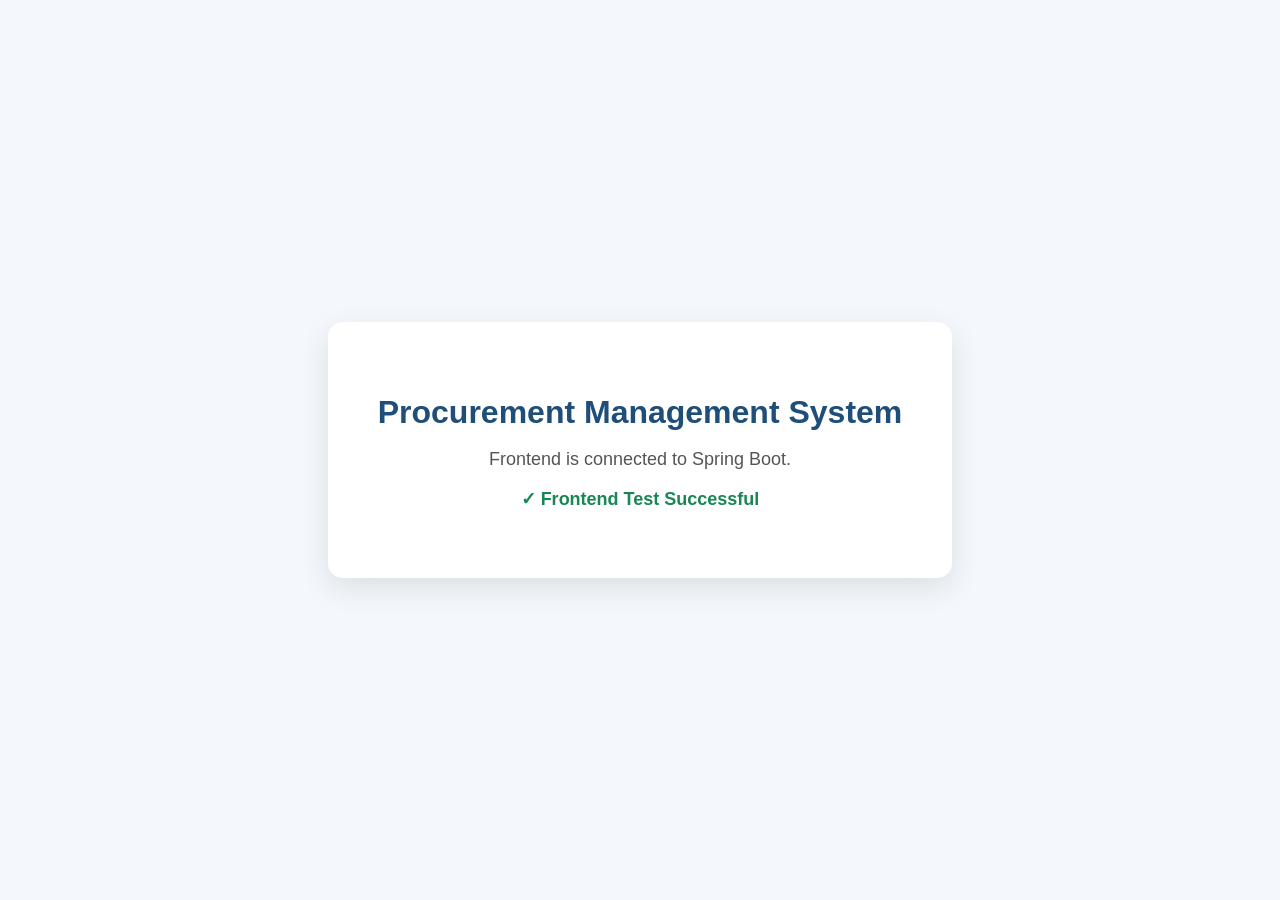
<file: frontend/index.html>
<!DOCTYPE html>
<html lang="en">
<head>
    <meta charset="UTF-8">
    <meta name="viewport" content="width=device-width, initial-scale=1.0">

    <title>Procurement Management System</title>

    <style>
        body {
            margin: 0;
            font-family: Arial, sans-serif;
            background: #f4f7fb;
            display: flex;
            justify-content: center;
            align-items: center;
            height: 100vh;
        }

        .container {
            text-align: center;
            background: white;
            padding: 50px;
            border-radius: 15px;
            box-shadow: 0 10px 30px rgba(0, 0, 0, 0.1);
        }

        h1 {
            color: #1f4e79;
            margin-bottom: 15px;
        }

        p {
            color: #555;
            font-size: 18px;
        }

        .success {
            color: #198754;
            font-weight: bold;
        }
    </style>
</head>

<body>

    <div class="container">

        <h1>Procurement Management System</h1>

        <p>Frontend is connected to Spring Boot.</p>

        <p class="success">
            ✓ Frontend Test Successful
        </p>

    </div>

</body>
</html>
</file>
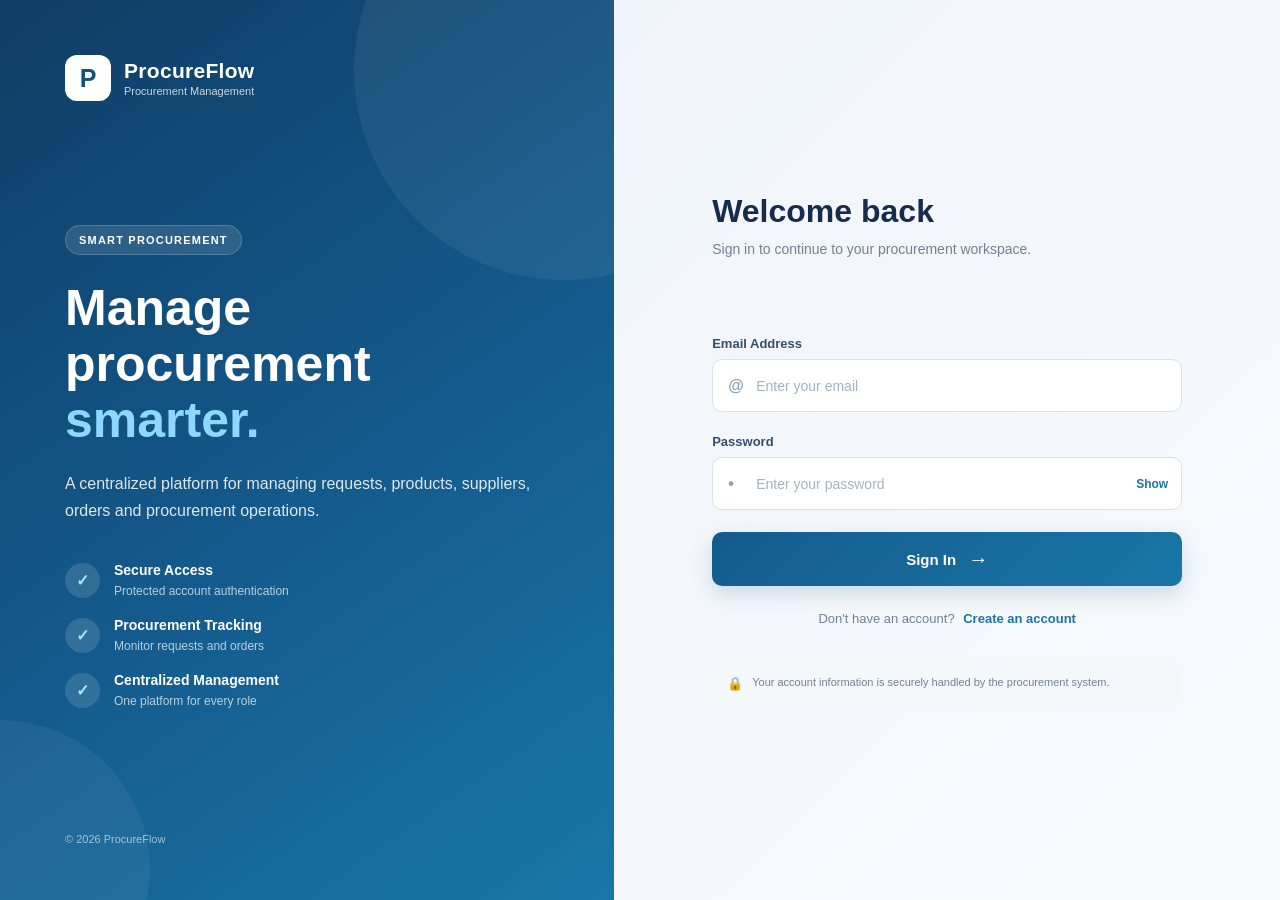
<file: frontend/login.html>
<!DOCTYPE html>
<html lang="en">

<head>

    <meta charset="UTF-8">

    <meta name="viewport"
          content="width=device-width, initial-scale=1.0">

    <title>Login | Procurement Management System</title>

    <link rel="stylesheet"
          href="css/login.css">

</head>


<body>


    <!-- =========================================
         MAIN LOGIN CONTAINER
    ========================================== -->

    <div class="login-container">


        <!-- =====================================
             LEFT SIDE
        ====================================== -->

        <div class="login-left">

            <div class="brand">

                <div class="brand-icon">
                    P
                </div>

                <div>

                    <h2>ProcureFlow</h2>

                    <span>
                        Procurement Management
                    </span>

                </div>

            </div>


            <div class="welcome-content">

                <div class="welcome-badge">
                    SMART PROCUREMENT
                </div>

                <h1>
                    Manage procurement
                    <span>smarter.</span>
                </h1>

                <p>
                    A centralized platform for managing
                    requests, products, suppliers,
                    orders and procurement operations.
                </p>


                <div class="feature-list">

                    <div class="feature">

                        <div class="feature-icon">
                            ✓
                        </div>

                        <div>
                            <strong>
                                Secure Access
                            </strong>

                            <small>
                                Protected account authentication
                            </small>
                        </div>

                    </div>


                    <div class="feature">

                        <div class="feature-icon">
                            ✓
                        </div>

                        <div>
                            <strong>
                                Procurement Tracking
                            </strong>

                            <small>
                                Monitor requests and orders
                            </small>
                        </div>

                    </div>


                    <div class="feature">

                        <div class="feature-icon">
                            ✓
                        </div>

                        <div>
                            <strong>
                                Centralized Management
                            </strong>

                            <small>
                                One platform for every role
                            </small>
                        </div>

                    </div>

                </div>

            </div>


            <div class="left-footer">

                © 2026 ProcureFlow

            </div>

        </div>



        <!-- =====================================
             RIGHT SIDE
        ====================================== -->

        <div class="login-right">


            <div class="login-card">


                <div class="mobile-brand">

                    <div class="brand-icon">
                        P
                    </div>

                    <div>

                        <h2>ProcureFlow</h2>

                    </div>

                </div>


                <div class="login-heading">

                    <h1>
                        Welcome back
                    </h1>

                    <p>
                        Sign in to continue to your
                        procurement workspace.
                    </p>

                </div>


                <!-- =================================
                     MESSAGE
                ================================== -->

                <div id="message"
                     class="message">
                </div>


                <!-- =================================
                     LOGIN FORM
                ================================== -->

                <form id="loginForm">


                    <!-- EMAIL -->

                    <div class="form-group">

                        <label for="email">
                            Email Address
                        </label>

                        <div class="input-wrapper">

                            <span class="input-icon">
                                @
                            </span>

                            <input
                                type="email"
                                id="email"
                                name="email"
                                placeholder="Enter your email"
                                autocomplete="email"
                                required>

                        </div>

                    </div>



                    <!-- PASSWORD -->

                    <div class="form-group">

                        <div class="label-row">

                            <label for="password">
                                Password
                            </label>

                        </div>


                        <div class="input-wrapper">

                            <span class="input-icon">
                                •
                            </span>

                            <input
                                type="password"
                                id="password"
                                name="password"
                                placeholder="Enter your password"
                                autocomplete="current-password"
                                required>


                            <button
                                type="button"
                                id="togglePassword"
                                class="show-password">

                                Show

                            </button>

                        </div>

                    </div>



                    <!-- LOGIN BUTTON -->

                    <button
                        type="submit"
                        id="loginButton"
                        class="login-button">

                        <span>
                            Sign In
                        </span>

                        <span class="arrow">
                            →
                        </span>

                    </button>


                </form>



                <!-- REGISTER -->

                <div class="register-link">

                    <span>
                        Don't have an account?
                    </span>

                    <a href="register.html">
                        Create an account
                    </a>

                </div>


                <!-- SECURITY NOTE -->

                <div class="security-note">

                    <span class="lock-icon">
                        🔒
                    </span>

                    <span>
                        Your account information is securely
                        handled by the procurement system.
                    </span>

                </div>


            </div>

        </div>

    </div>



    <!-- JAVASCRIPT -->

    <script src="js/login.js"></script>

</body>

</html>
</file>
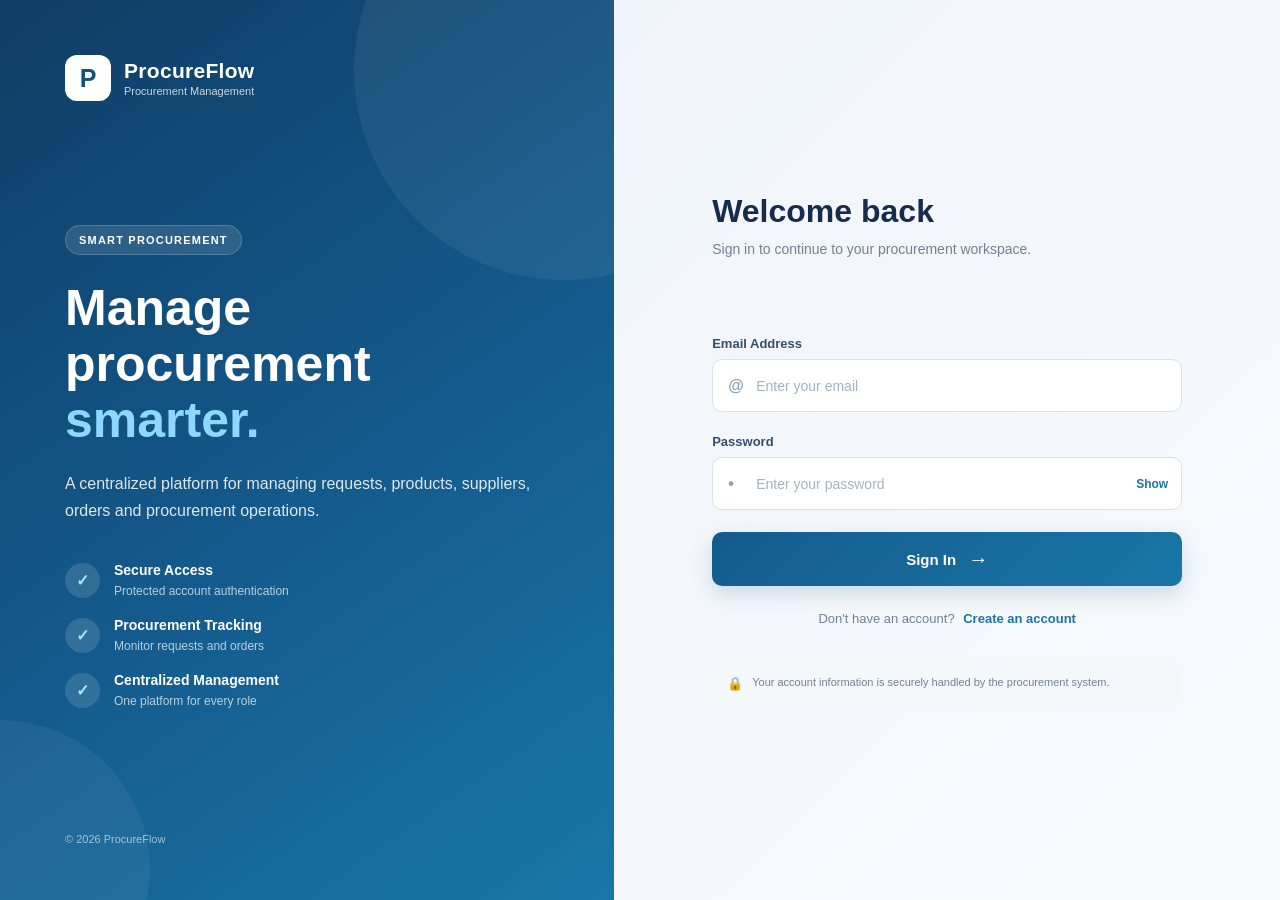
<file: frontend/new-request.html>
<!DOCTYPE html>
<html lang="en">

<head>

    <meta charset="UTF-8">

    <meta name="viewport"
          content="width=device-width, initial-scale=1.0">

    <title>New Procurement Request | ProcureFlow</title>

    <link rel="stylesheet"
          href="css/new-request.css">

</head>

<body>

<div class="request-page">


    <!-- HEADER -->

    <header class="request-header">

        <div class="brand">

            <div class="brand-icon">
                P
            </div>

            <div>

                <strong>ProcureFlow</strong>

                <span>
                    Procurement Management System
                </span>

            </div>

        </div>


        <button
            type="button"
            id="backButton"
            class="back-button">

            ← Back to Dashboard

        </button>

    </header>



    <!-- MAIN -->

    <main class="request-main">


        <!-- PAGE HEADING -->

        <div class="page-heading">

            <span>
                PROCUREMENT
            </span>

            <h1>
                Create New Request
            </h1>

            <p>
                Submit a procurement request for the product
                you need.
            </p>

        </div>



        <!-- REQUEST FORM CARD -->

        <div class="request-card">


            <!-- FORM HEADER -->

            <div class="form-header">

                <div class="form-icon">
                    ＋
                </div>

                <div>

                    <h2>
                        Procurement Request
                    </h2>

                    <p>
                        Enter the details of your request below.
                    </p>

                </div>

            </div>



            <!-- MESSAGE -->

            <div
                id="message"
                class="message">
            </div>



            <!-- FORM -->

            <form id="requestForm">


                <!-- PRODUCT -->

				<!-- PRODUCT -->

				<div class="form-group">

				    <label for="productName">

				        Product Name

				        <span>*</span>

				    </label>

				    <select
				        id="productName"
				        name="productName"
				        required>

				        <option value="">
				            Select a product
				        </option>

				    </select>

				    <small>
				        Select a product from the available product catalog.
				    </small>

				</div>



                <!-- PRICE + QUANTITY -->

				<div class="form-group">

				    <label for="pricePerProduct">

				        Price Per Product

				        <span>*</span>

				    </label>

				    <div class="input-prefix">

				        <span>₹</span>

				        <input
				            type="number"
				            id="pricePerProduct"
				            name="pricePerProduct"
				            placeholder="Select a product"
				            min="0"
				            step="0.01"
				            readonly
				            required>

				    </div>

				    <small>
				        Price is automatically taken from the product catalog.
				    </small>

				</div>


                    <div class="form-group">

                        <label for="numberOfQuantities">

                            Quantity

                            <span>*</span>

                        </label>

                        <input
                            type="number"
                            id="numberOfQuantities"
                            name="numberOfQuantities"
                            placeholder="Enter quantity"
                            min="1"
                            step="1"
                            required>

                    </div>


                </div>



                <!-- TOTAL -->

                <div class="total-box">

                    <div>

                        <span>
                            Estimated Total
                        </span>

                        <small>
                            Price × Quantity
                        </small>

                    </div>

                    <strong id="totalPrice">
                        ₹0.00
                    </strong>

                </div>



                <!-- DESCRIPTION -->

                <div class="form-group">

                    <label for="description">

                        Description

                        <span>*</span>

                    </label>

                    <textarea
                        id="description"
                        name="description"
                        rows="5"
                        placeholder="Describe why you need this product..."
                        required></textarea>

                </div>



                <!-- INFORMATION -->

                <div class="info-box">

                    <div class="info-icon">
                        i
                    </div>

                    <div>

                        <strong>
                            What happens after submission?
                        </strong>

                        <p>
                            Your request will be submitted for
                            approval. The assigned supplier will
                            be determined automatically by the
                            system.
                        </p>

                    </div>

                </div>



                <!-- BUTTONS -->

                <div class="form-actions">

                    <button
                        type="button"
                        id="cancelButton"
                        class="cancel-button">

                        Cancel

                    </button>


                    <button
                        type="submit"
                        id="submitButton"
                        class="submit-button">

                        <span id="submitText">
                            Submit Request
                        </span>

                    </button>

                </div>


            </form>


        </div>


        <!-- SECURITY -->

        <div class="security-note">

            🔒 Your request is securely submitted to the
            Procurement Management System.

        </div>


    </main>



    <!-- FOOTER -->

    <footer>

        © 2026 ProcureFlow · Procurement Management System

    </footer>


</div>


<script src="js/new-request.js"></script>

</body>

</html>
</file>
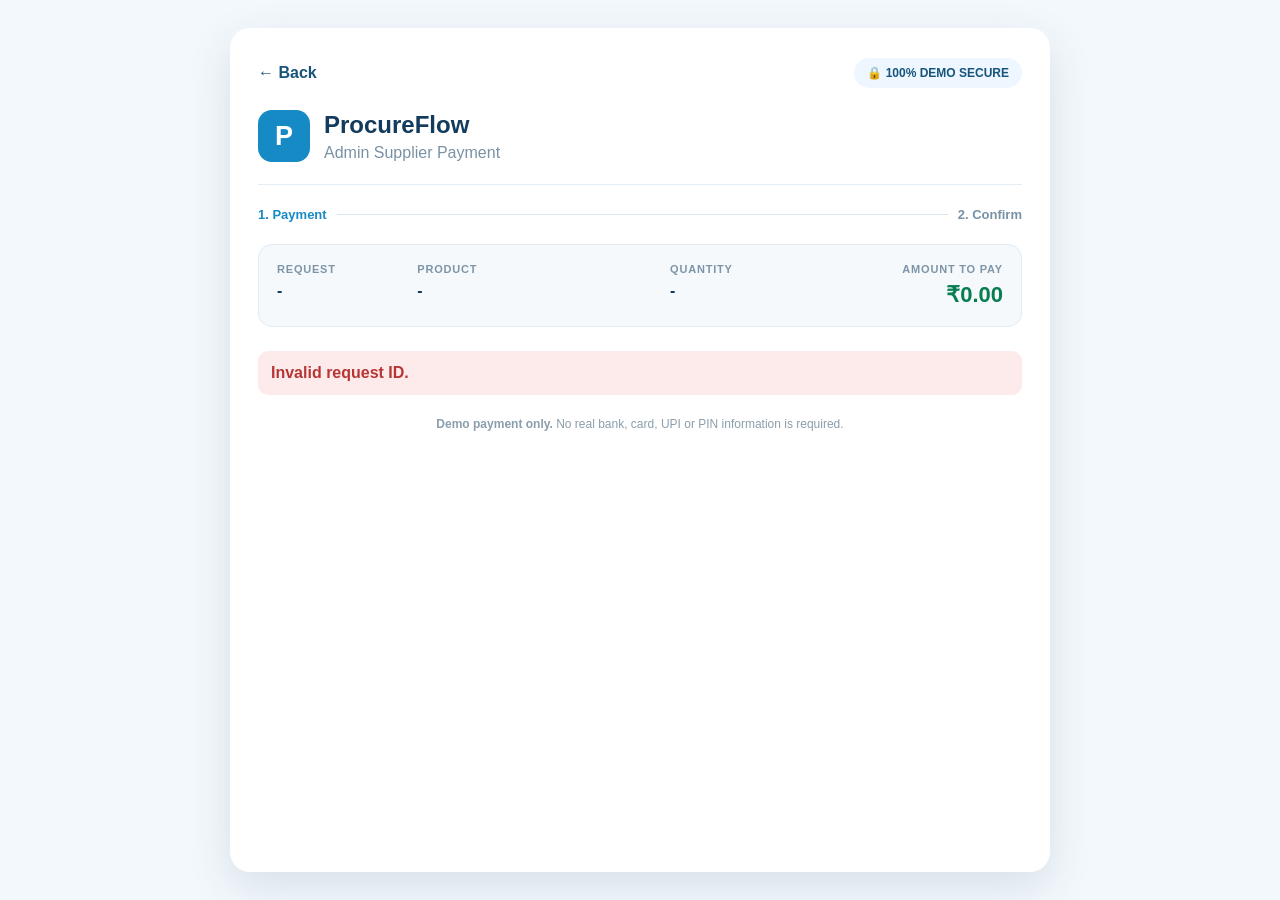
<file: frontend/payment.html>
<!DOCTYPE html>
<html lang="en">
<head>
    <meta charset="UTF-8">
    <meta name="viewport" content="width=device-width, initial-scale=1.0">
    <title>Make Payment | ProcureFlow</title>
    <link rel="stylesheet" href="css/payment.css">
</head>
<body>

<div class="payment-page">

    <div class="payment-card">

        <div class="top-bar">
            <button type="button" id="backButton" class="back-button">← Back</button>
            <span class="secure-badge">🔒 100% DEMO SECURE</span>
        </div>

        <div class="payment-header">
            <div class="logo">P</div>
            <div>
                <h1>ProcureFlow</h1>
                <p>Admin Supplier Payment</p>
            </div>
        </div>

        <div class="step-line">
            <span class="step active">1. Payment</span>
            <span class="line"></span>
            <span class="step" id="step2Label">2. Confirm</span>
        </div>

        <div class="order-summary">
            <div>
                <span class="small-label">REQUEST</span>
                <strong id="requestId">-</strong>
            </div>
            <div>
                <span class="small-label">PRODUCT</span>
                <strong id="productName">-</strong>
            </div>
            <div>
                <span class="small-label">QUANTITY</span>
                <strong id="quantity">-</strong>
            </div>
            <div class="amount-box">
                <span class="small-label">AMOUNT TO PAY</span>
                <strong id="totalAmount">₹0.00</strong>
            </div>
        </div>

        <div id="pageMessage" class="payment-message"></div>

        <section id="methodSection">

            <div class="section-heading">
                <div>
                    <h2>Choose payment method</h2>
                    <p>Admin is paying the supplier for this approved request.</p>
                </div>
            </div>

            <div class="method-grid">

                <button type="button" class="method-card selected" data-method="UPI">
                    <span class="method-icon">₹</span>
                    <span>
                        <strong>UPI</strong>
                        <small>Pay using UPI ID</small>
                    </span>
                    <span class="method-arrow">›</span>
                </button>

                <button type="button" class="method-card" data-method="CARD">
                    <span class="method-icon">▣</span>
                    <span>
                        <strong>Credit / Debit Card</strong>
                        <small>Use a demo card</small>
                    </span>
                    <span class="method-arrow">›</span>
                </button>

                <button type="button" class="method-card" data-method="UPI_QR">
                    <span class="method-icon">▦</span>
                    <span>
                        <strong>Scan QR</strong>
                        <small>Scan the supplier's demo QR</small>
                    </span>
                    <span class="method-arrow">›</span>
                </button>

            </div>

            <div id="upiPanel" class="method-panel active">

                <h3>Pay with UPI</h3>
                <p class="panel-note">Enter a demo UPI ID and a demo UPI PIN. The PIN is verified for this demo only and is never saved.</p>

                <label for="upiId">UPI ID</label>
                <input id="upiId" type="text" placeholder="supplier@upi" autocomplete="off">

                <label for="upiPin">UPI PIN</label>
                <input id="upiPin" type="password" inputmode="numeric" maxlength="6" placeholder="Enter 4 or 6 digit demo PIN" autocomplete="off">

                <div class="demo-hint">For presentation/demo: you can enter any 4 or 6 digit PIN.</div>

                <button type="button" id="upiPayButton" class="primary-button">Proceed to Pay</button>
            </div>

            <div id="cardPanel" class="method-panel">

                <h3>Credit / Debit Card</h3>
                <p class="panel-note">Use dummy card details only. Do not enter a real card.</p>

                <label for="cardHolder">Card Holder Name</label>
                <input id="cardHolder" type="text" placeholder="Admin Demo">

                <label for="cardNumber">Demo Card Number</label>
                <input id="cardNumber" type="text" inputmode="numeric" maxlength="19" placeholder="4111 1111 1111 1111" autocomplete="off">

                <div class="two-column">
                    <div>
                        <label for="cardExpiry">Expiry</label>
                        <input id="cardExpiry" type="text" maxlength="5" placeholder="12/30">
                    </div>
                    <div>
                        <label for="cardCvv">CVV</label>
                        <input id="cardCvv" type="password" inputmode="numeric" maxlength="3" placeholder="123" autocomplete="off">
                    </div>
                </div>

                <div class="demo-hint">Card number and CVV are used only for demo validation. They are not stored.</div>

                <button type="button" id="cardPayButton" class="primary-button">Proceed to Pay</button>
            </div>

            <div id="qrPanel" class="method-panel">

                <h3>Scan QR to Pay</h3>
                <p class="panel-note">This is a dummy supplier QR for your project presentation. No real money is transferred.</p>

                <div class="qr-area">
                    <div class="fake-qr" aria-label="Demo QR code">
                        <span></span><span></span><span></span><span></span><span></span><span></span>
                        <span></span><span></span><span></span><span></span><span></span><span></span>
                        <span></span><span></span><span></span><span></span><span></span><span></span>
                        <span></span><span></span><span></span><span></span><span></span><span></span>
                        <span></span><span></span><span></span><span></span><span></span><span></span>
                        <span></span><span></span><span></span><span></span><span></span><span></span>
                    </div>
                    <strong>Scan Demo QR</strong>
                    <small>Supplier Payment • ProcureFlow</small>
                </div>

                <label class="check-row">
                    <input id="qrScanned" type="checkbox">
                    <span>I have scanned the demo QR code.</span>
                </label>

                <label for="qrAdminName">Admin Name</label>
                <input id="qrAdminName" type="text" placeholder="Enter admin name">

                <button type="button" id="qrPayButton" class="primary-button">Confirm QR Payment</button>
            </div>

        </section>

        <section id="successSection" class="success-section">

            <div class="success-icon">✓</div>
            <h2>Payment Successful</h2>
            <p>The supplier payment has been recorded successfully.</p>

            <div class="success-details">
                <div><span>Request</span><strong id="successRequest">-</strong></div>
                <div><span>Amount</span><strong id="successAmount">₹0.00</strong></div>
                <div><span>Method</span><strong id="successMethod">-</strong></div>
                <div><span>Transaction</span><strong id="transactionReference">-</strong></div>
            </div>

            <button type="button" id="dashboardButton" class="primary-button">Back to Admin Dashboard</button>

        </section>

        <div class="footer-note">
            <strong>Demo payment only.</strong> No real bank, card, UPI or PIN information is required.
        </div>

    </div>
</div>

<script src="js/payment.js"></script>
</body>
</html>
</file>
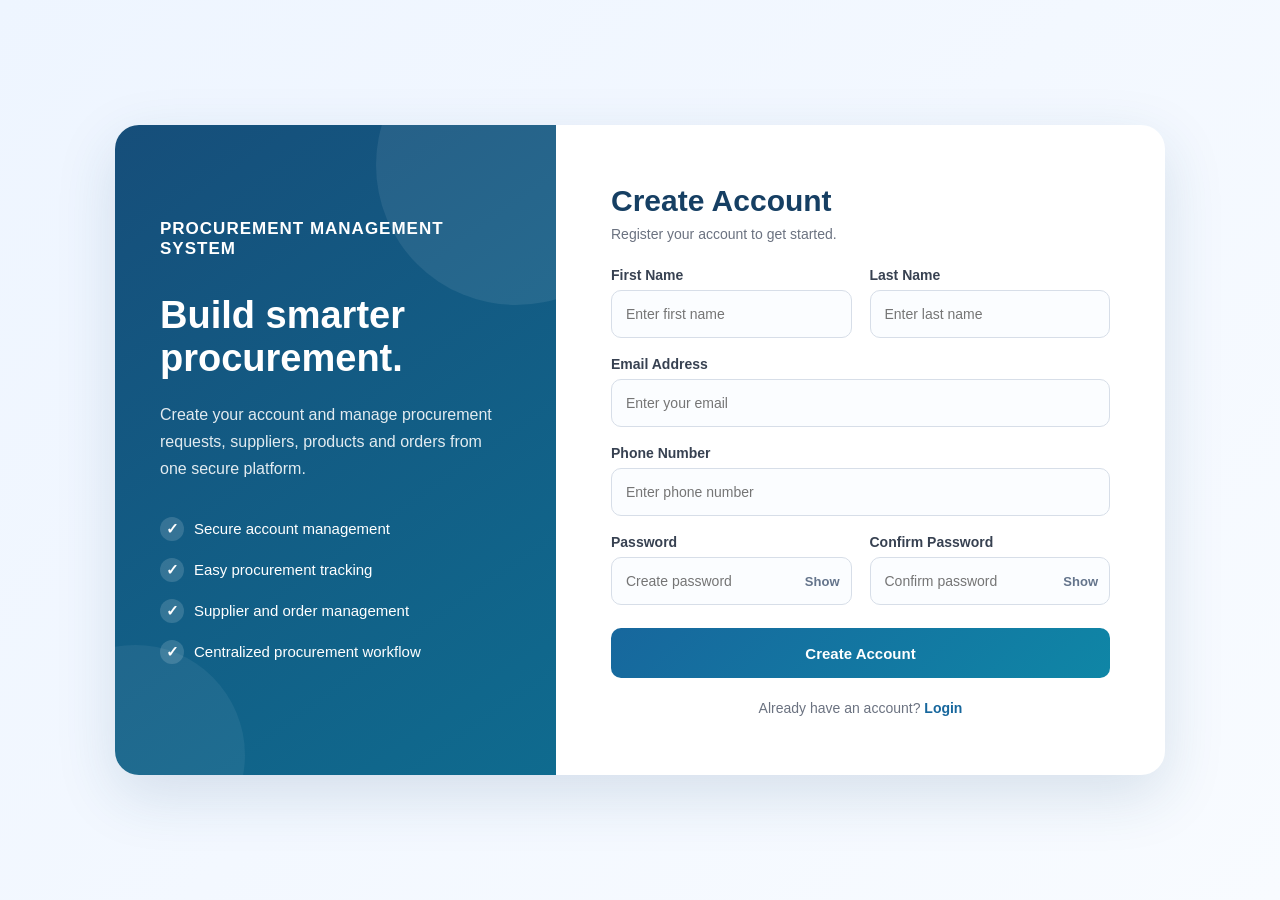
<file: frontend/register.html>
<!DOCTYPE html>
<html lang="en">

<head>

    <meta charset="UTF-8">

    <meta name="viewport"
          content="width=device-width, initial-scale=1.0">

    <title>Create Account - Procurement Management System</title>

    <link rel="stylesheet" href="css/register.css">

</head>

<body>

    <div class="register-wrapper">

        <!-- LEFT INFORMATION PANEL -->

        <section class="register-info">

            <div class="brand">
                PROCUREMENT MANAGEMENT SYSTEM
            </div>

            <h1>
                Build smarter procurement.
            </h1>

            <p>
                Create your account and manage procurement
                requests, suppliers, products and orders
                from one secure platform.
            </p>

            <ul class="features">

                <li>Secure account management</li>

                <li>Easy procurement tracking</li>

                <li>Supplier and order management</li>

                <li>Centralized procurement workflow</li>

            </ul>

        </section>


        <!-- REGISTRATION FORM -->

        <section class="register-form-area">

            <div class="form-header">

                <h2>Create Account</h2>

                <p>
                    Register your account to get started.
                </p>

            </div>


            <!-- MESSAGE -->

            <div id="message" class="message"></div>


            <form id="registerForm">


                <!-- NAME -->

                <div class="form-row">

                    <div class="form-group">

                        <label for="firstName">
                            First Name
                        </label>

                        <input
                            type="text"
                            id="firstName"
                            name="firstName"
                            placeholder="Enter first name"
                            required>

                    </div>


                    <div class="form-group">

                        <label for="lastName">
                            Last Name
                        </label>

                        <input
                            type="text"
                            id="lastName"
                            name="lastName"
                            placeholder="Enter last name"
                            required>

                    </div>

                </div>


                <!-- EMAIL -->

                <div class="form-group">

                    <label for="email">
                        Email Address
                    </label>

                    <input
                        type="email"
                        id="email"
                        name="email"
                        placeholder="Enter your email"
                        required>

                </div>


                <!-- PHONE -->

                <div class="form-group">

                    <label for="phone">
                        Phone Number
                    </label>

                    <input
                        type="tel"
                        id="phone"
                        name="phone"
                        placeholder="Enter phone number"
                        required>

                </div>


                <!-- PASSWORD -->

                <div class="form-row">

                    <div class="form-group">

                        <label for="password">
                            Password
                        </label>

                        <div class="password-wrapper">

                            <input
                                type="password"
                                id="password"
                                name="password"
                                placeholder="Create password"
                                minlength="6"
                                required>

                            <button
                                type="button"
                                class="toggle-password"
                                onclick="togglePassword('password', this)">
                                Show
                            </button>

                        </div>

                    </div>


                    <div class="form-group">

                        <label for="confirmPassword">
                            Confirm Password
                        </label>

                        <div class="password-wrapper">

                            <input
                                type="password"
                                id="confirmPassword"
                                name="confirmPassword"
                                placeholder="Confirm password"
                                minlength="6"
                                required>

                            <button
                                type="button"
                                class="toggle-password"
                                onclick="togglePassword('confirmPassword', this)">
                                Show
                            </button>

                        </div>

                    </div>

                </div>


                <!-- REGISTER BUTTON -->

                <button
                    type="submit"
                    id="registerButton"
                    class="register-button">

                    Create Account

                </button>

            </form>


            <!-- LOGIN LINK -->

            <div class="login-link">

                Already have an account?

                <a href="login.html">
                    Login
                </a>

            </div>

        </section>

    </div>


    <script src="js/register.js"></script>

</body>

</html>
</file>
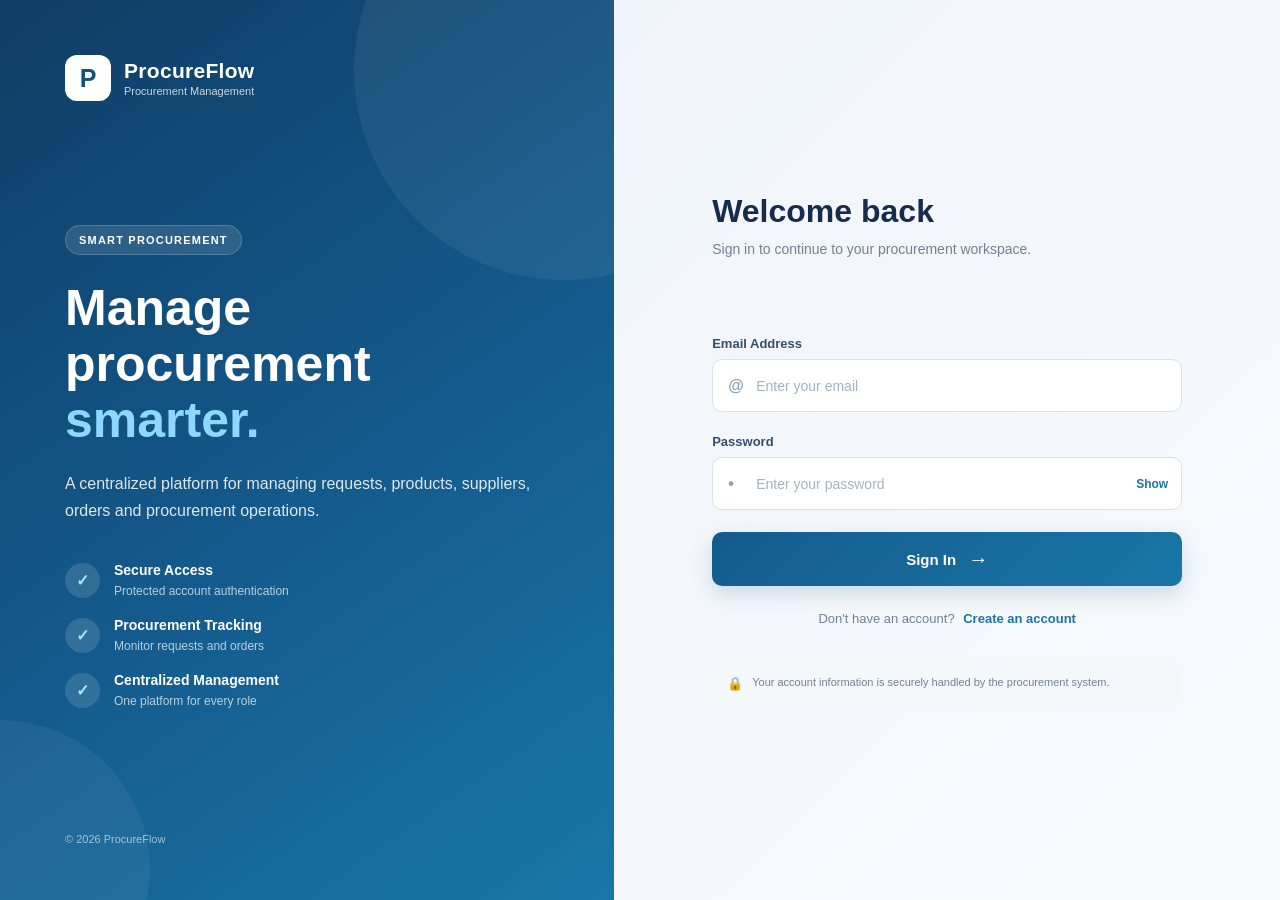
<file: frontend/role-selection.html>
<!DOCTYPE html>
<html lang="en">

<head>

    <meta charset="UTF-8">

    <meta name="viewport"
          content="width=device-width, initial-scale=1.0">

    <title>Select Workspace | Procurement Management System</title>

    <link rel="stylesheet"
          href="css/role-selection.css">

</head>

<body>

    <div class="page-container">

        <!-- TOP BRAND -->

        <header class="top-header">

            <div class="brand">

                <div class="brand-icon">
                    P
                </div>

                <div>

                    <h2>ProcureFlow</h2>

                    <span>
                        Procurement Management System
                    </span>

                </div>

            </div>

            <button
                type="button"
                id="logoutButton"
                class="logout-button">

                Logout

            </button>

        </header>


        <!-- MAIN CONTENT -->

        <main class="main-content">


            <div class="heading-section">

                <div class="welcome-badge">
                    ACCOUNT VERIFIED
                </div>

                <h1>
                    Choose your workspace
                </h1>

                <p>
                    Select the workspace associated with
                    your account to continue.
                </p>

            </div>


            <!-- USER INFORMATION -->

            <div class="account-info">

                <div class="account-avatar"
                     id="accountAvatar">
                    U
                </div>

                <div>

                    <span class="account-label">
                        Signed in as
                    </span>

                    <strong id="accountEmail">
                        Loading...
                    </strong>

                </div>

            </div>


            <!-- MESSAGE -->

            <div id="message"
                 class="message">
            </div>


            <!-- ROLE CARDS -->

            <div class="role-grid">


                <!-- USER -->

                <button
                    type="button"
                    class="role-card"
                    data-role="USER"
                    id="userRoleCard">

                    <div class="role-icon user-icon">
                        U
                    </div>

                    <div class="role-content">

                        <span class="role-label">
                            WORKSPACE
                        </span>

                        <h2>
                            User
                        </h2>

                        <p>
                            Create procurement requests,
                            track requests and manage your
                            procurement activities.
                        </p>

                    </div>

                    <div class="role-arrow">
                        →
                    </div>

                    <div class="role-status"
                         id="userStatus">
                        Available
                    </div>

                </button>



                <!-- ADMIN -->

                <button
                    type="button"
                    class="role-card"
                    data-role="ADMIN"
                    id="adminRoleCard">

                    <div class="role-icon admin-icon">
                        A
                    </div>

                    <div class="role-content">

                        <span class="role-label">
                            MANAGEMENT
                        </span>

                        <h2>
                            Admin
                        </h2>

                        <p>
                            Manage users, requests,
                            suppliers, products, payments
                            and reports.
                        </p>

                    </div>

                    <div class="role-arrow">
                        →
                    </div>

                    <div class="role-status"
                         id="adminStatus">
                        Available
                    </div>

                </button>



                <!-- SUPPLIER -->

                <button
                    type="button"
                    class="role-card"
                    data-role="SUPPLIER"
                    id="supplierRoleCard">

                    <div class="role-icon supplier-icon">
                        S
                    </div>

                    <div class="role-content">

                        <span class="role-label">
                            PARTNER
                        </span>

                        <h2>
                            Supplier
                        </h2>

                        <p>
                            Manage orders, shipping,
                            products, tracking and
                            supplier activities.
                        </p>

                    </div>

                    <div class="role-arrow">
                        →
                    </div>

                    <div class="role-status"
                         id="supplierStatus">
                        Available
                    </div>

                </button>


            </div>


            <!-- SECURITY MESSAGE -->

            <div class="security-message">

                <span>🔒</span>

                <p>
                    Your workspace access is determined
                    by the role assigned to your account.
                </p>

            </div>


        </main>


        <!-- FOOTER -->

        <footer>

            © 2026 ProcureFlow · Procurement Management System

        </footer>

    </div>


    <script src="js/role-selection.js"></script>

</body>

</html>
</file>
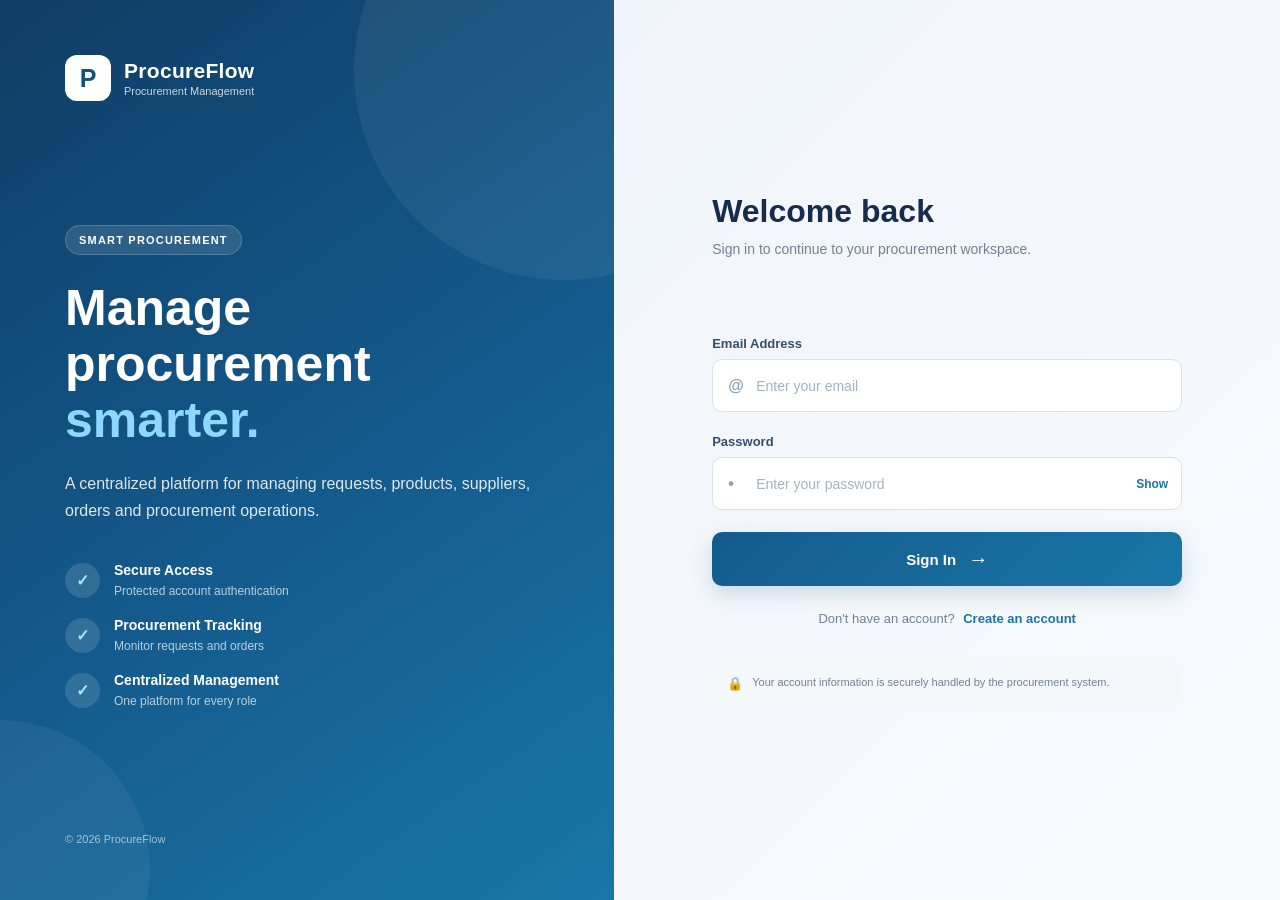
<file: frontend/supplier-dashboard.html>
<!DOCTYPE html>
<html lang="en">
<head>
    <meta charset="UTF-8">
    <meta name="viewport" content="width=device-width, initial-scale=1.0">
    <title>Supplier Dashboard | ProcureFlow</title>
    <link rel="stylesheet" href="css/supplier-dashboard.css">
</head>
<body>
<div class="dashboard-container">
    <aside class="sidebar" id="sidebar">
        <div class="sidebar-brand">
            <div class="brand-icon">P</div>
            <div class="brand-text">
                <strong>ProcureFlow</strong>
                <span>Procurement System</span>
            </div>
        </div>

        <nav class="sidebar-nav">
            <div class="nav-section-title">SUPPLIER MENU</div>
            <button class="nav-item active" type="button" data-section="dashboard">
                <span class="nav-icon">⌂</span><span>Dashboard</span>
            </button>
            <button class="nav-item" type="button" data-section="orders">
                <span class="nav-icon">☷</span><span>Orders</span>
            </button>
            <button class="nav-item" type="button" data-section="shipping">
                <span class="nav-icon">🚚</span><span>Shipping</span>
            </button>
            <button class="nav-item" type="button" data-section="inventory">
                <span class="nav-icon">▣</span><span>Inventory</span>
            </button>
            <button class="nav-item" type="button" data-section="ratings">
                <span class="nav-icon">★</span><span>Ratings</span>
            </button>

            <div class="nav-section-title second">ACCOUNT</div>
            <button class="nav-item" type="button" data-section="profile">
                <span class="nav-icon">◎</span><span>Profile</span>
            </button>
        </nav>

        <div class="sidebar-footer">
            <button id="logoutButton" class="logout-nav" type="button">
                <span class="nav-icon">↪</span><span>Logout</span>
            </button>
        </div>
    </aside>

    <div class="main-area">
        <header class="topbar">
            <button id="menuButton" class="menu-button" type="button">☰</button>
            <div class="topbar-title" id="pageTitle">Dashboard</div>
            <div class="topbar-user">
                <div class="user-avatar" id="userAvatar">S</div>
                <div>
                    <strong id="userName">Supplier</strong>
                    <span>SUPPLIER</span>
                </div>
            </div>
        </header>

        <main class="content">
            <div id="message" class="message" role="alert"></div>

            <section id="dashboardSection" class="content-section active">
                <div class="section-heading">
                    <span>SUPPLIER PORTAL</span>
                    <h1>Supplier Dashboard</h1>
                    <p>Manage paid procurement orders and update delivery progress.</p>
                </div>

                <div class="supplier-banner">
                    <div>
                        <small>WELCOME</small>
                        <h2 id="welcomeName">Supplier</h2>
                        <p>Assigned product: <strong id="assignedProduct">Loading...</strong></p>
                        <p class="stock-line">Available stock: <strong id="availableStock">0</strong> pieces</p>
                    </div>
                    <button class="secondary-button" id="refreshDashboardButton" type="button">Refresh</button><button class="secondary-button" type="button" data-section="profile">View Profile</button>
                </div>

                <div class="stats-grid">
                    <div class="stat-card"><div class="stat-label">PAID ORDERS</div><div class="stat-number" id="totalOrders">0</div><div class="stat-description">Orders ready for supplier action</div></div>
                    <div class="stat-card"><div class="stat-label">NEW ORDERS</div><div class="stat-number" id="newOrders">0</div><div class="stat-description">Waiting for dispatch</div></div>
                    <div class="stat-card"><div class="stat-label">IN TRANSIT</div><div class="stat-number" id="inTransit">0</div><div class="stat-description">Orders moving to users</div></div>
                    <div class="stat-card"><div class="stat-label">DELIVERED</div><div class="stat-number" id="delivered">0</div><div class="stat-description">Successfully delivered</div></div>
                </div>

                <div class="dashboard-grid">
                    <div class="panel">
                        <div class="panel-header"><div><h2>Recent Orders</h2><p>Paid orders assigned to you.</p></div><button class="text-button" data-section="orders" type="button">View all</button></div>
                        <div id="recentOrders" class="mini-list"><div class="empty-state">Loading orders...</div></div>
                    </div>
                    <div class="panel">
                        <div class="panel-header"><div><h2>Shipping Progress</h2><p>Current delivery pipeline.</p></div></div>
                        <div class="progress-list">
                            <div><span>Dispatched</span><strong id="dispatched">0</strong></div>
                            <div><span>Out for Delivery</span><strong id="outForDelivery">0</strong></div>
                            <div><span>Delivered</span><strong id="deliveredProgress">0</strong></div>
                        </div>
                    </div>
                </div>
            </section>

            <section id="ordersSection" class="content-section">
                <div class="section-heading"><span>PROCUREMENT ORDERS</span><h1>Orders</h1><p>Paid orders assigned to this supplier.</p></div>
                <div class="panel table-panel">
                    <div class="panel-header"><div><h2>Supplier Orders</h2><p>Accept an order and move it through shipping stages.</p></div><button id="refreshOrdersButton" class="secondary-button" type="button">Refresh</button></div>
                    <div class="table-container">
                        <table>
                            <thead><tr><th>REQUEST</th><th>USER</th><th>PRODUCT</th><th>QTY</th><th>AMOUNT</th><th>PAYMENT</th><th>SHIPPING</th><th>ACTION</th></tr></thead>
                            <tbody id="ordersTableBody"><tr><td colspan="8" class="empty-row">Loading orders...</td></tr></tbody>
                        </table>
                    </div>
                </div>
            </section>

            <section id="shippingSection" class="content-section">
                <div class="section-heading"><span>DELIVERY MANAGEMENT</span><h1>Shipping</h1><p>Update the shipping status and current location of each paid order.</p></div>
                <div class="panel table-panel">
                    <div class="panel-header"><div><h2>Shipment Tracking</h2><p>Only the correct next status can be selected.</p></div><button id="refreshShippingButton" class="secondary-button" type="button">Refresh</button></div>
                    <div class="table-container">
                        <table>
                            <thead><tr><th>REQUEST</th><th>PRODUCT</th><th>STATUS</th><th>LOCATION</th><th>TRACKING</th><th>LAST UPDATED</th><th>ACTION</th></tr></thead>
                            <tbody id="shippingTableBody"><tr><td colspan="7" class="empty-row">Loading shipments...</td></tr></tbody>
                        </table>
                    </div>
                </div>
            </section>

            <section id="inventorySection" class="content-section">
                <div class="section-heading"><span>INVENTORY MANAGEMENT</span><h1>Inventory</h1><p>Update the number of pieces currently available for your assigned product.</p></div>
                <div class="panel inventory-panel">
                    <div class="panel-header"><div><h2 id="inventoryProductName">Assigned Product</h2><p>Users will see this quantity in the product catalog.</p></div></div>
                    <div class="inventory-current">
                        <span>Current available stock</span>
                        <strong id="inventoryCurrentStock">0</strong>
                        <small>pieces</small>
                    </div>
                    <div class="inventory-form">
                        <label for="inventoryQuantity">New stock quantity</label>
                        <input id="inventoryQuantity" type="number" min="0" step="1" placeholder="Enter number of pieces">
                        <button id="saveInventoryButton" class="primary-button" type="button">Update Inventory</button>
                    </div>
                    <div id="inventoryMessage" class="inventory-message"></div>
                </div>
            </section>

            <section id="ratingsSection" class="content-section">
                <div class="section-heading"><span>PRODUCT RATINGS</span><h1>Customer Ratings</h1><p>Ratings and reviews submitted by users for your assigned product.</p></div>
                <div class="panel table-panel">
                    <div class="panel-header"><div><h2>Ratings &amp; Reviews</h2><p>Only ratings for your assigned product are shown here.</p></div><button id="refreshRatingsButton" class="secondary-button" type="button">Refresh</button></div>
                    <div class="table-container">
                        <table>
                            <thead><tr><th>PRODUCT</th><th>USER</th><th>RATING</th><th>REVIEW</th><th>DATE</th></tr></thead>
                            <tbody id="ratingsTableBody"><tr><td colspan="5" class="empty-row">Loading ratings...</td></tr></tbody>
                        </table>
                    </div>
                </div>
            </section>

            <section id="profileSection" class="content-section">
                <div class="section-heading"><span>ACCOUNT</span><h1>Supplier Profile</h1><p>View your supplier account, contact details and assigned product information.</p></div>
                <div class="profile-card">
                    <div class="profile-avatar" id="profileAvatar">S</div>
                    <div class="profile-main"><h2 id="profileName">Supplier</h2><span class="badge">SUPPLIER</span></div>
                    <div class="profile-grid">
                        <div><small>EMAIL</small><strong id="profileEmail">-</strong></div>
                        <div><small>PHONE</small><strong id="profilePhone">-</strong></div>
                        <div><small>ADDRESS</small><strong id="profileAddress">-</strong></div>
                        <div><small>GST NUMBER</small><strong id="profileGst">-</strong></div>
                        <div><small>STATUS</small><strong id="profileStatus">-</strong></div>
                        <div><small>ASSIGNED PRODUCT</small><strong id="profileProduct">-</strong></div>
                        <div><small>AVAILABLE STOCK</small><strong id="profileStock">0 pieces</strong></div>
                    </div>
                </div>
            </section>
        </main>
    </div>
</div>

<div id="shippingModal" class="modal hidden">
    <div class="modal-card">
        <button id="closeModalButton" class="modal-close" type="button">×</button>
        <span class="modal-kicker">SHIPMENT UPDATE</span>
        <h2 id="modalTitle">Update Shipment</h2>
        <p id="modalDescription">Move this order to the next shipping stage.</p>
        <div class="form-group"><label for="shippingStatus">Next Status</label><select id="shippingStatus"></select></div>
        <div class="form-group"><label for="shippingLocation">Current Location</label><input id="shippingLocation" type="text" placeholder="e.g. Hyderabad Warehouse" maxlength="120"></div>
        <button id="saveShippingButton" class="primary-button" type="button">Save Shipping Update</button>
    </div>
</div>

<script src="js/supplier-dashboard.js"></script>
</body>
</html>
</file>
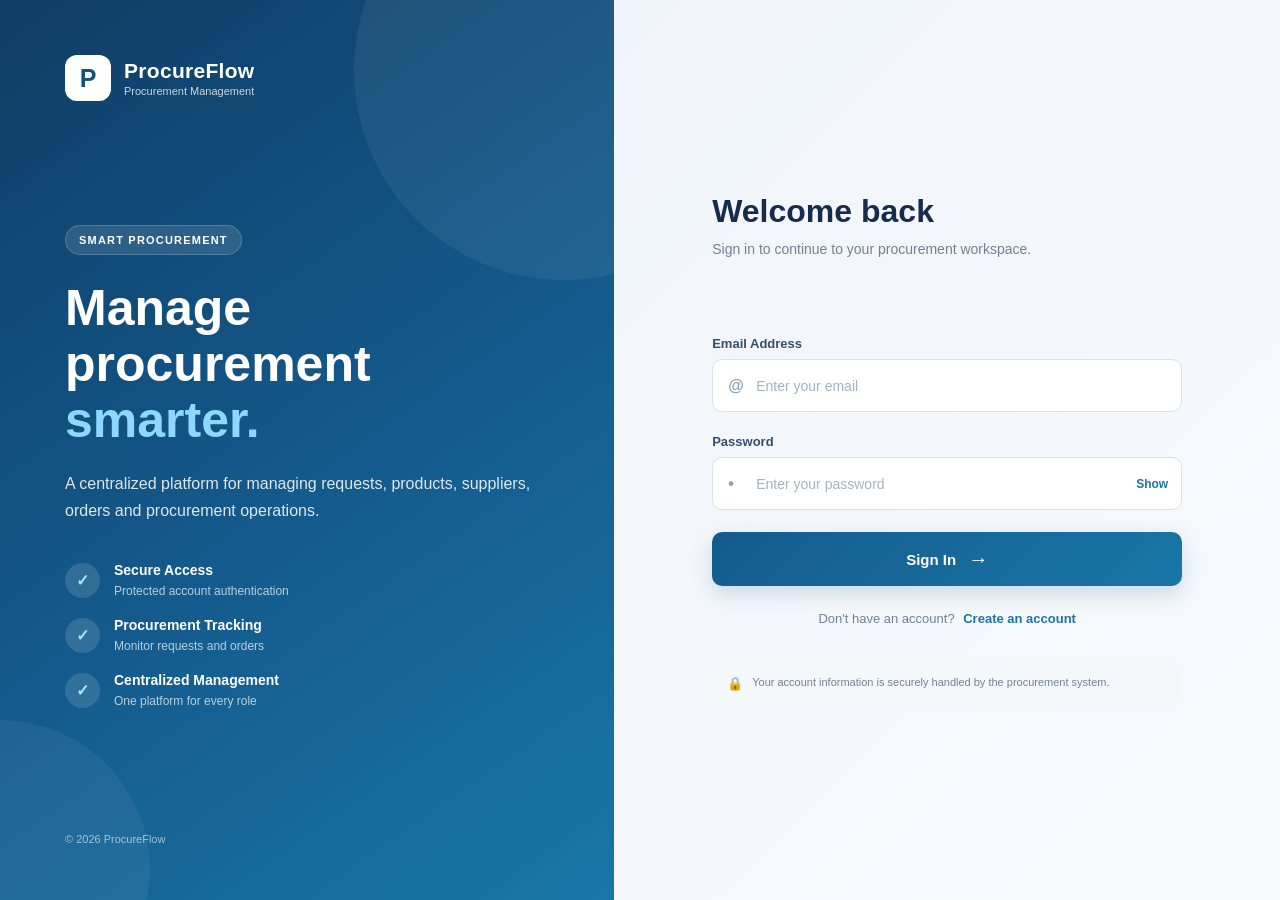
<file: frontend/user-dashboard.html>
<!DOCTYPE html>
<html lang="en">

<head>

    <meta charset="UTF-8">

    <meta name="viewport"
          content="width=device-width, initial-scale=1.0">

    <title>User Dashboard | ProcureFlow</title>

    <link rel="stylesheet"
          href="css/user-dashboard.css">

</head>

<body>

<div class="dashboard-container">


    <!-- =========================================
         SIDEBAR
    ========================================== -->

    <aside class="sidebar" id="sidebar">


        <!-- BRAND -->

        <div class="sidebar-brand">

            <div class="brand-icon">
                P
            </div>

            <div class="brand-text">

                <strong>ProcureFlow</strong>

                <span>Procurement System</span>

            </div>

        </div>


        <!-- NAVIGATION -->

        <nav class="sidebar-nav">


            <div class="nav-section-title">
                MAIN MENU
            </div>


            <button
                class="nav-item active"
                data-section="dashboard">

                <span class="nav-icon">⌂</span>

                <span>Dashboard</span>

            </button>


            <button
                class="nav-item"
                data-section="new-request">

                <span class="nav-icon">＋</span>

                <span>New Request</span>

            </button>


            <button
                class="nav-item"
                data-section="requests">

                <span class="nav-icon">☷</span>

                <span>My Requests</span>

            </button>


            <button
                class="nav-item"
                data-section="products">

                <span class="nav-icon">▣</span>

                <span>Products</span>

            </button>


            <button
                class="nav-item"
                data-section="tracking">

                <span class="nav-icon">⌖</span>

                <span>Tracking</span>

            </button>


            <div class="nav-section-title second">
                ACCOUNT
            </div>


            <button
                class="nav-item"
                data-section="downloads">

                <span class="nav-icon">⇩</span>

                <span>Downloads</span>

            </button>


            <button
                class="nav-item"
                data-section="profile">

                <span class="nav-icon">◎</span>

                <span>Profile</span>

            </button>


            <button
                class="nav-item"
                data-section="ratings">

                <span class="nav-icon">★</span>

                <span>Ratings</span>

            </button>


        </nav>


        <!-- SIDEBAR FOOTER -->

        <div class="sidebar-footer">

            <button
                id="logoutButton"
                class="logout-nav">

                <span class="nav-icon">↪</span>

                <span>Logout</span>

            </button>

        </div>


    </aside>



    <!-- =========================================
         MAIN AREA
    ========================================== -->

    <div class="main-area">


        <!-- TOP HEADER -->

        <header class="topbar">


            <button
                id="menuButton"
                class="menu-button">

                ☰

            </button>


            <div class="topbar-title">

                <span id="pageTitle">
                    Dashboard
                </span>

            </div>


            <div class="topbar-actions">


                <button
                    class="notification-button"
                    title="Notifications">

                    ♢

                    <span class="notification-dot"></span>

                </button>


                <div class="user-mini-profile">

                    <div
                        class="user-avatar"
                        id="userAvatar">

                        U

                    </div>

                    <div class="user-mini-info">

                        <strong id="userName">
                            User
                        </strong>

                        <span>
                            USER
                        </span>

                    </div>

                </div>


            </div>

        </header>



        <!-- =========================================
             CONTENT
        ========================================== -->

        <main class="content">


            <!-- =====================================
                 DASHBOARD SECTION
            ====================================== -->

            <section
                id="dashboardSection"
                class="content-section active">


                <div class="welcome-area">

                    <div>

                        <span class="welcome-label">
                            USER WORKSPACE
                        </span>

                        <h1>
                            Welcome back,
                            <span id="welcomeName">
                                User
                            </span>
                            👋
                        </h1>

                        <p>
                            Here's an overview of your
                            procurement activities.
                        </p>

                    </div>


                    <button
                        class="primary-button"
                        data-section="new-request">

                        <span>＋</span>

                        New Request

                    </button>

                </div>



                <!-- STATISTICS -->

                <div class="stats-grid">


                    <div class="stat-card">

                        <div class="stat-top">

                            <div class="stat-icon blue">
                                ☷
                            </div>

                            <span class="stat-label">
                                TOTAL REQUESTS
                            </span>

                        </div>

                        <div
                            class="stat-number"
                            id="totalRequests">

                            0

                        </div>

                        <span class="stat-description">
                            All your requests
                        </span>

                    </div>


                    <div class="stat-card">

                        <div class="stat-top">

                            <div class="stat-icon orange">
                                ◷
                            </div>

                            <span class="stat-label">
                                PENDING
                            </span>

                        </div>

                        <div
                            class="stat-number"
                            id="pendingRequests">

                            0

                        </div>

                        <span class="stat-description">
                            Awaiting approval
                        </span>

                    </div>


                    <div class="stat-card">

                        <div class="stat-top">

                            <div class="stat-icon green">
                                ✓
                            </div>

                            <span class="stat-label">
                                APPROVED
                            </span>

                        </div>

                        <div
                            class="stat-number"
                            id="approvedRequests">

                            0

                        </div>

                        <span class="stat-description">
                            Approved requests
                        </span>

                    </div>


                    <div class="stat-card">

                        <div class="stat-top">

                            <div class="stat-icon purple">
                                ◇
                            </div>

                            <span class="stat-label">
                                ORDERS
                            </span>

                        </div>

                        <div
                            class="stat-number"
                            id="totalOrders">

                            0

                        </div>

                        <span class="stat-description">
                            Procurement orders
                        </span>

                    </div>


                </div>



                <!-- LOWER GRID -->

                <div class="dashboard-grid">


                    <!-- RECENT REQUESTS -->

                    <div class="panel recent-panel">


                        <div class="panel-header">

                            <div>

                                <h2>
                                    Recent Requests
                                </h2>

                                <p>
                                    Your latest procurement requests
                                </p>

                            </div>


                            <button
                                class="text-button"
                                data-section="requests">

                                View All →

                            </button>

                        </div>


                        <div
                            class="request-table-container">

                            <table>

                                <thead>

                                    <tr>

                                        <th>
                                            REQUEST
                                        </th>

                                        <th>
                                            DATE
                                        </th>

                                        <th>
                                            STATUS
                                        </th>

                                    </tr>

                                </thead>

                                <tbody
                                    id="recentRequests">

                                    <tr>

                                        <td
                                            colspan="3"
                                            class="empty-row">

                                            No requests yet

                                        </td>

                                    </tr>

                                </tbody>

                            </table>

                        </div>


                    </div>



                    <!-- QUICK ACTIONS -->

                    <div class="panel quick-panel">


                        <div class="panel-header">

                            <div>

                                <h2>
                                    Quick Actions
                                </h2>

                                <p>
                                    Frequently used actions
                                </p>

                            </div>

                        </div>


                        <div class="quick-actions">


                            <button
                                class="quick-action"
                                data-section="new-request">

                                <div class="quick-icon blue">
                                    ＋
                                </div>

                                <div>

                                    <strong>
                                        Create Request
                                    </strong>

                                    <span>
                                        Submit a new procurement request
                                    </span>

                                </div>

                                <b>→</b>

                            </button>


                            <button
                                class="quick-action"
                                data-section="tracking">

                                <div class="quick-icon green">
                                    ⌖
                                </div>

                                <div>

                                    <strong>
                                        Track Order
                                    </strong>

                                    <span>
                                        Check your order status
                                    </span>

                                </div>

                                <b>→</b>

                            </button>


                            <button
                                class="quick-action"
                                data-section="downloads">

                                <div class="quick-icon purple">
                                    ⇩
                                </div>

                                <div>

                                    <strong>
                                        Downloads
                                    </strong>

                                    <span>
                                        Access procurement documents
                                    </span>

                                </div>

                                <b>→</b>

                            </button>


                        </div>

                    </div>


                </div>

            </section>



            <!-- =====================================
                 PLACEHOLDER SECTIONS
            ====================================== -->

            <section
                id="new-requestSection"
                class="content-section">

                <div class="section-heading">

                    <span>PROCUREMENT</span>

                    <h1>
                        New Request
                    </h1>

                    <p>
                        Create and submit a new procurement request.
                    </p>

                </div>

                <div class="coming-card">

                    <div class="coming-icon">
                        ＋
                    </div>

                    <h2>
                        Request Management
                    </h2>

                    <p>
                        The request form will be connected
                        to your Spring Boot backend next.
                    </p>

                </div>

            </section>



			<!-- =====================================
			     MY REQUESTS SECTION
			====================================== -->

			<section
			    id="requestsSection"
			    class="content-section">

			    <div class="section-heading">

			        <span>PROCUREMENT</span>

			        <h1>
			            My Requests
			        </h1>

			        <p>
			            View all your procurement requests.
			        </p>

			    </div>


			    <div class="panel recent-panel">


			        <!-- PANEL HEADER -->

			        <div class="panel-header">

			            <div>

			                <h2>
			                    My Procurement Requests
			                </h2>

			                <p>
			                    All requests submitted by you
			                </p>

			            </div>

			        </div>


			        <!-- TABLE -->

			        <div class="request-table-container">

			            <table>

			                <thead>

			                    <tr>

			                        <th>
			                            REQUEST
			                        </th>

			                        <th>
			                            PRODUCT
			                        </th>

			                        <th>
			                            QUANTITY
			                        </th>

			                        <th>
			                            TOTAL
			                        </th>

			                        <th>
			                            DATE
			                        </th>

			                        <th>
			                            STATUS
			                        </th>

			                    </tr>

			                </thead>


			                <tbody id="allRequests">

			                    <tr>

			                        <td
			                            colspan="6"
			                            class="empty-row">

			                            Loading requests...

			                        </td>

			                    </tr>

			                </tbody>

			            </table>

			        </div>

			    </div>

			</section>



			<section
			    id="productsSection"
			    class="content-section">

			    <div class="section-heading">

			        <span>CATALOG</span>

			        <h1>
			            Products
			        </h1>

			        <p>
			            Browse available procurement products.
			        </p>

			    </div>


			    <div class="product-table-card">

			        <div class="product-card-header">

			            <div>

			                <h2>
			                    Product Catalog
			                </h2>

			                <p>
			                    Products available for procurement.
			                </p>

			            </div>

			        </div>


			        <div class="request-table-container">

			            <table>

			                <thead>

			                    <tr>

			                        <th>
			                            PRODUCT ID
			                        </th>

			                        <th>
			                            PRODUCT
			                        </th>

			                        <th>
			                            PRICE
			                        </th>

			                        <th>
			                            QUANTITY
			                        </th>

			                        <th>
			                            DEPARTMENT
			                        </th>

			                        <th>
			                            CATEGORY
			                        </th>

			                        <th>
			                            STATUS
			                        </th>

			                    </tr>

			                </thead>


			                <tbody id="productsTableBody">

			                    <tr>

			                        <td
			                            colspan="7"
			                            class="empty-row">

			                            Loading products...

			                        </td>

			                    </tr>

			                </tbody>

			            </table>

			        </div>

			    </div>

			</section>


            <section
                id="trackingSection"
                class="content-section">

                <div class="section-heading">

                    <span>ORDERS</span>

                    <h1>
                        Tracking
                    </h1>

                    <p>
                        Track the status of your procurement orders.
                    </p>

                </div>

				<div class="product-table-card">

				    <div class="product-card-header">

				        <div>

				            <h2>
				                My Order Tracking
				            </h2>

				            <p>
				                Track the shipping status of your procurement requests.
				            </p>

				        </div>

				    </div>

				    <div class="request-table-container">

				        <table>

				            <thead>

				                <tr>

				                    <th>
				                        REQUEST
				                    </th>

				                    <th>
				                        PRODUCT
				                    </th>

				                    <th>
				                        STATUS
				                    </th>

				                    <th>
				                        CURRENT LOCATION
				                    </th>

				                    <th>
				                        TRACKING NUMBER
				                    </th>

				                    <th>
				                        LAST UPDATED
				                    </th>

				                </tr>

				            </thead>

				            <tbody id="trackingTableBody">

				                <tr>

				                    <td
				                        colspan="6"
				                        class="empty-row">

				                        Loading order tracking...

				                    </td>

				                </tr>

				            </tbody>

				        </table>

				    </div>

				</div>

            </section>


			<!-- =====================================
			     DOWNLOADS SECTION
			====================================== -->

			<section
			    id="downloadsSection"
			    class="content-section">

			    <div class="section-heading">

			        <span>DOCUMENTS</span>

			        <h1>
			            Downloads
			        </h1>

			        <p>
			            Download your procurement request data.
			        </p>

			    </div>


			    <div class="download-card">

			        <div class="download-card-header">

			            <div>

			                <h2>
			                    Procurement Documents
			                </h2>

			                <p>
			                    Download your procurement requests
			                    in different formats.
			                </p>

			            </div>

			        </div>


			        <div class="download-options">


			            <!-- JSON -->

			            <div class="download-option">

			                <div class="download-option-info">

			                    <div class="download-file-icon">
			                        JSON
			                    </div>

			                    <div>

			                        <h3>
			                            JSON File
			                        </h3>

			                        <p>
			                            Download your requests
			                            as a JSON file.
			                        </p>

			                    </div>

			                </div>


			                <button
			                    type="button"
			                    id="downloadJsonButton"
			                    class="download-button">

			                    Download JSON

			                </button>

			            </div>


			            <!-- CSV -->

			            <div class="download-option">

			                <div class="download-option-info">

			                    <div class="download-file-icon">
			                        CSV
			                    </div>

			                    <div>

			                        <h3>
			                            CSV File
			                        </h3>

			                        <p>
			                            Download your requests
			                            as a CSV file.
			                        </p>

			                    </div>

			                </div>


			                <button
			                    type="button"
			                    id="downloadCsvButton"
			                    class="download-button">

			                    Download CSV

			                </button>

			            </div>


			            <!-- XML -->

			            <div class="download-option">

			                <div class="download-option-info">

			                    <div class="download-file-icon">
			                        XML
			                    </div>

			                    <div>

			                        <h3>
			                            XML File
			                        </h3>

			                        <p>
			                            Download your requests
			                            as an XML file.
			                        </p>

			                    </div>

			                </div>


			                <button
			                    type="button"
			                    id="downloadXmlButton"
			                    class="download-button">

			                    Download XML

			                </button>

			            </div>


			        </div>

			    </div>

			</section>


            <section
                id="profileSection"
                class="content-section">

                <div class="section-heading">

                    <span>ACCOUNT</span>

                    <h1>
                        Profile
                    </h1>

                    <p>
                        View and manage your account information.
                    </p>

                </div>

				<div class="profile-card">

					<div class="profile-card-header">

					    <div class="profile-header-left">

					        <div
					            class="profile-avatar-large"
					            id="profileAvatar">
					            U
					        </div>

					        <div>
					            <h2 id="profileName">
					                Loading...
					            </h2>

					            <p id="profileDesignation">
					                Loading...
					            </p>
					        </div>

					    </div>

					    <button
					        type="button"
					        id="editProfileButton"
					        class="profile-edit-button">

					        ✎ Edit Profile

					    </button>

					</div>
					<!-- =========================================
					     EDIT PROFILE FORM
					========================================== -->

					<div
					    id="profileEditForm"
					    class="profile-edit-form"
					    style="display: none;">

					    <div class="profile-edit-grid">

					        <!-- FULL NAME -->
					        <div class="profile-edit-field">

					            <label for="editProfileName">
					                Full Name
					            </label>

					            <input
					                type="text"
					                id="editProfileName"
					                placeholder="Enter your full name"
					                maxlength="100">

					        </div>


					        <!-- EMAIL -->
					        <div class="profile-edit-field">

					            <label for="editProfileEmail">
					                Email
					            </label>

					            <input
					                type="email"
					                id="editProfileEmail"
					                placeholder="Enter your email"
					                maxlength="150">

					        </div>


					        <!-- PHONE -->
					        <div class="profile-edit-field">

					            <label for="editProfilePhone">
					                Phone Number
					            </label>

					            <input
					                type="tel"
					                id="editProfilePhone"
					                placeholder="Enter your phone number"
					                maxlength="20">

					        </div>


					        <!-- DESIGNATION -->
					        <div class="profile-edit-field">

					            <label for="editProfileDesignation">
					                Designation
					            </label>

					            <input
					                type="text"
					                id="editProfileDesignation"
					                placeholder="Enter your designation"
					                maxlength="100">

					        </div>

					    </div>


					    <!-- BUTTONS -->

					    <div class="profile-edit-actions">

					        <button
					            type="button"
					            id="cancelProfileEditButton"
					            class="profile-cancel-button">

					            Cancel

					        </button>

					        <button
					            type="button"
					            id="saveProfileButton"
					            class="profile-save-button">

					            Save Changes

					        </button>

					    </div>

					    <div
					        id="profileEditMessage"
					        class="profile-edit-message">
					    </div>

					</div>


				    <div class="profile-details">


				        <div class="profile-field">

				            <label>
				                Full Name
				            </label>

				            <div
				                id="profileFullName"
				                class="profile-value">

				                -

				            </div>

				        </div>


				        <div class="profile-field">

				            <label>
				                Email
				            </label>

				            <div
				                id="profileEmail"
				                class="profile-value">

				                -

				            </div>

				        </div>


				        <div class="profile-field">

				            <label>
				                Phone Number
				            </label>

				            <div
				                id="profilePhone"
				                class="profile-value">

				                -

				            </div>

				        </div>


				        <div class="profile-field">

				            <label>
				                Designation
				            </label>

				            <div
				                id="profileDesignationValue"
				                class="profile-value">

				                -

				            </div>

				        </div>


				        <div class="profile-field">

				            <label>
				                Role
				            </label>

				            <div
				                id="profileRole"
				                class="profile-value">

				                -

				            </div>

				        </div>


				        <div class="profile-field">

				            <label>
				                Department
				            </label>

				            <div
				                id="profileDepartment"
				                class="profile-value">

				                -

				            </div>

				        </div>


				    </div>

				</div>

            </section>



			<!-- ==========================================
			     RATINGS SECTION
			     ========================================== -->

			<section
			    id="ratingsSection"
			    class="content-section">

			    <div class="section-heading">

			        <span>PRODUCT FEEDBACK</span>

			        <h1>
			            Rate Your Products
			        </h1>

			        <p>
			            Rate the products you have received.
			        </p>

			    </div>


			    <!-- RECEIVED PRODUCTS -->

			    <div class="rating-products-card">

			        <div class="rating-products-header">

			            <div>

			                <h2>
			                    Products You Received
			                </h2>

			                <p>
			                    You can rate products after they are delivered.
			                </p>

			            </div>

			        </div>


			        <div id="deliveredProductsContainer">

			            <div class="rating-loading">

			                Loading your delivered products...

			            </div>

			        </div>

			    </div>


			    <!-- RATING FORM -->

			    <div
			        id="productRatingForm"
			        class="rating-form-card"
			        style="display: none;">

			        <div class="rating-form-header">

			            <div>

			                <span class="rating-form-label">
			                    PRODUCT REVIEW
			                </span>

			                <h2 id="ratingProductName">
			                    Product
			                </h2>

			                <p id="ratingRequestNumber">
			                    Request #
			                </p>

			            </div>

			            <button
			                type="button"
			                id="closeRatingFormButton"
			                class="rating-close-button">

			                ×

			            </button>

			        </div>


			        <div class="rating-divider"></div>


			        <!-- STAR RATING -->

			        <div class="rating-question">

			            <label>
			                How would you rate this product?
			            </label>

			            <div
			                id="productStarRating"
			                class="product-star-rating">

			                <button
			                    type="button"
			                    class="product-rating-star"
			                    data-rating="1"
			                    aria-label="1 star">
			                    ☆
			                </button>

			                <button
			                    type="button"
			                    class="product-rating-star"
			                    data-rating="2"
			                    aria-label="2 stars">
			                    ☆
			                </button>

			                <button
			                    type="button"
			                    class="product-rating-star"
			                    data-rating="3"
			                    aria-label="3 stars">
			                    ☆
			                </button>

			                <button
			                    type="button"
			                    class="product-rating-star"
			                    data-rating="4"
			                    aria-label="4 stars">
			                    ☆
			                </button>

			                <button
			                    type="button"
			                    class="product-rating-star"
			                    data-rating="5"
			                    aria-label="5 stars">
			                    ☆
			                </button>

			            </div>


			            <div
			                id="productRatingText"
			                class="product-rating-text">

			                Select a rating

			            </div>

			        </div>


			        <!-- REVIEW -->

			        <div class="rating-question">

			            <label for="productReviewText">
			                Your Review
			            </label>

			            <textarea
			                id="productReviewText"
			                rows="5"
			                maxlength="500"
			                placeholder="Tell us about the product you received..."></textarea>

			            <div class="review-character-count">

			                <span id="reviewCharacterCount">
			                    0
			                </span>

			                /500

			            </div>

			        </div>


			        <!-- ACTIONS -->

			        <div class="product-rating-actions">

			            <button
			                type="button"
			                id="submitProductRatingButton"
			                class="submit-product-rating-button">

			                ★ Submit Rating

			            </button>

			            <button
			                type="button"
			                id="cancelProductRatingButton"
			                class="cancel-product-rating-button">

			                Cancel

			            </button>

			        </div>


			        <div
			            id="productRatingMessage"
			            class="product-rating-message">
			        </div>

			    </div>


			    <!-- PREVIOUS RATINGS -->

			    <div class="rating-history-card">

			        <div class="rating-history-header">

			            <div>

			                <h2>
			                    Your Product Ratings
			                </h2>

			                <p>
			                    Ratings you have already submitted.
			                </p>

			            </div>

			        </div>


			        <div id="productRatingHistory">

			            <div class="rating-no-history">

			                <div class="rating-no-history-icon">
			                    ★
			                </div>

			                <h3>
			                    No product ratings yet
			                </h3>

			                <p>
			                    Your submitted product ratings will appear here.
			                </p>

			            </div>

			        </div>

			    </div>

			</section>

        </main>

    </div>

</div>


<script src="js/user-dashboard.js"></script>

</body>

</html>
</file>
<file: frontend/css/login.css>
/* =========================================
   PROCUREMENT MANAGEMENT SYSTEM
   LOGIN PAGE
========================================= */


* {
    margin: 0;
    padding: 0;
    box-sizing: border-box;
}


body {

    font-family:
        "Segoe UI",
        Arial,
        sans-serif;

    min-height: 100vh;

    background:
        linear-gradient(
            135deg,
            #eef4fb,
            #f7f9fc
        );

    color: #172b4d;

}


/* =========================================
   MAIN CONTAINER
========================================= */

.login-container {

    min-height: 100vh;

    display: flex;

}


/* =========================================
   LEFT SIDE
========================================= */

.login-left {

    width: 48%;

    background:
        linear-gradient(
            145deg,
            #0f3d66,
            #145b8d 55%,
            #1976a8
        );

    color: white;

    padding: 55px 65px;

    display: flex;

    flex-direction: column;

    justify-content: space-between;

    position: relative;

    overflow: hidden;

}


/* Decorative circles */

.login-left::before {

    content: "";

    position: absolute;

    width: 420px;

    height: 420px;

    border-radius: 50%;

    background: rgba(255,255,255,0.06);

    right: -160px;

    top: -140px;

}


.login-left::after {

    content: "";

    position: absolute;

    width: 300px;

    height: 300px;

    border-radius: 50%;

    background: rgba(255,255,255,0.05);

    left: -150px;

    bottom: -120px;

}


/* =========================================
   BRAND
========================================= */

.brand {

    display: flex;

    align-items: center;

    gap: 13px;

    position: relative;

    z-index: 2;

}


.brand-icon {

    width: 46px;

    height: 46px;

    border-radius: 12px;

    background: white;

    color: #13527e;

    display: flex;

    align-items: center;

    justify-content: center;

    font-size: 25px;

    font-weight: 800;

}


.brand h2 {

    font-size: 21px;

    letter-spacing: 0.3px;

}


.brand span {

    font-size: 11px;

    opacity: 0.78;

    display: block;

    margin-top: 2px;

}


/* =========================================
   WELCOME CONTENT
========================================= */

.welcome-content {

    position: relative;

    z-index: 2;

    max-width: 550px;

}


.welcome-badge {

    display: inline-block;

    padding: 8px 13px;

    border-radius: 30px;

    background: rgba(255,255,255,0.12);

    border: 1px solid rgba(255,255,255,0.18);

    font-size: 11px;

    font-weight: 700;

    letter-spacing: 1.2px;

    margin-bottom: 25px;

}


.welcome-content h1 {

    font-size: 50px;

    line-height: 1.12;

    margin-bottom: 22px;

    font-weight: 700;

}


.welcome-content h1 span {

    color: #8ed8ff;

}


.welcome-content > p {

    font-size: 16px;

    line-height: 1.7;

    opacity: 0.86;

    max-width: 480px;

    margin-bottom: 38px;

}


/* =========================================
   FEATURES
========================================= */

.feature-list {

    display: flex;

    flex-direction: column;

    gap: 18px;

}


.feature {

    display: flex;

    align-items: center;

    gap: 14px;

}


.feature-icon {

    width: 35px;

    height: 35px;

    border-radius: 50%;

    background: rgba(255,255,255,0.13);

    display: flex;

    align-items: center;

    justify-content: center;

    color: #a9e5ff;

    font-weight: bold;

}


.feature strong {

    display: block;

    font-size: 14px;

    margin-bottom: 3px;

}


.feature small {

    font-size: 12px;

    opacity: 0.7;

}


/* =========================================
   FOOTER
========================================= */

.left-footer {

    position: relative;

    z-index: 2;

    font-size: 11px;

    opacity: 0.6;

}


/* =========================================
   RIGHT SIDE
========================================= */

.login-right {

    width: 52%;

    display: flex;

    align-items: center;

    justify-content: center;

    padding: 40px;

}


/* =========================================
   LOGIN CARD
========================================= */

.login-card {

    width: 100%;

    max-width: 470px;

}


/* =========================================
   HEADING
========================================= */

.login-heading {

    margin-bottom: 32px;

}


.login-heading h1 {

    font-size: 32px;

    color: #172b4d;

    margin-bottom: 8px;

}


.login-heading p {

    font-size: 14px;

    color: #718096;

    line-height: 1.6;

}


/* =========================================
   FORM
========================================= */

.form-group {

    margin-bottom: 22px;

}


.form-group label {

    display: block;

    font-size: 13px;

    font-weight: 600;

    color: #334e68;

    margin-bottom: 8px;

}


.input-wrapper {

    position: relative;

    display: flex;

    align-items: center;

}


.input-icon {

    position: absolute;

    left: 16px;

    color: #8aa0b5;

    font-weight: 700;

    z-index: 1;

}


.input-wrapper input {

    width: 100%;

    height: 53px;

    border: 1px solid #d8e1ea;

    border-radius: 10px;

    background: white;

    padding: 0 50px 0 43px;

    font-size: 14px;

    color: #172b4d;

    outline: none;

    transition: 0.25s;

}


.input-wrapper input:focus {

    border-color: #1976a8;

    box-shadow:
        0 0 0 3px
        rgba(25,118,168,0.10);

}


.input-wrapper input::placeholder {

    color: #a5b2bf;

}


/* =========================================
   SHOW PASSWORD
========================================= */

.show-password {

    position: absolute;

    right: 14px;

    border: none;

    background: transparent;

    color: #1976a8;

    font-size: 12px;

    font-weight: 600;

    cursor: pointer;

}


/* =========================================
   LOGIN BUTTON
========================================= */

.login-button {

    width: 100%;

    height: 54px;

    border: none;

    border-radius: 10px;

    background:
        linear-gradient(
            135deg,
            #145b8d,
            #1976a8
        );

    color: white;

    font-size: 15px;

    font-weight: 700;

    cursor: pointer;

    display: flex;

    align-items: center;

    justify-content: center;

    gap: 12px;

    transition: 0.25s;

    box-shadow:
        0 8px 20px
        rgba(20,91,141,0.18);

}


.login-button:hover {

    transform: translateY(-2px);

    box-shadow:
        0 12px 25px
        rgba(20,91,141,0.25);

}


.login-button:disabled {

    opacity: 0.65;

    cursor: not-allowed;

    transform: none;

}


.arrow {

    font-size: 20px;

}


/* =========================================
   REGISTER LINK
========================================= */

.register-link {

    text-align: center;

    margin-top: 25px;

    font-size: 13px;

    color: #718096;

}


.register-link a {

    color: #1976a8;

    text-decoration: none;

    font-weight: 700;

    margin-left: 5px;

}


.register-link a:hover {

    text-decoration: underline;

}


/* =========================================
   SECURITY NOTE
========================================= */

.security-note {

    margin-top: 35px;

    padding: 13px 15px;

    border-radius: 9px;

    background: #f5f8fb;

    color: #718096;

    font-size: 11px;

    line-height: 1.5;

    display: flex;

    gap: 9px;

}


.lock-icon {

    font-size: 13px;

}


/* =========================================
   MESSAGE
========================================= */

.message {

    min-height: 0;

    margin-bottom: 0;

    font-size: 13px;

    font-weight: 600;

}


.message:not(:empty) {

    padding: 12px 14px;

    border-radius: 8px;

    margin-bottom: 20px;

}


.message.error {

    background: #fff1f1;

    color: #c0392b;

    border: 1px solid #ffd4d0;

}


.message.success {

    background: #effaf3;

    color: #218c4a;

    border: 1px solid #c8efd7;

}


/* =========================================
   MOBILE BRAND
========================================= */

.mobile-brand {

    display: none;

}


/* =========================================
   RESPONSIVE
========================================= */

@media (max-width: 900px) {

    .login-left {

        display: none;

    }

    .login-right {

        width: 100%;

        padding: 25px;

    }

    .mobile-brand {

        display: flex;

        align-items: center;

        gap: 10px;

        margin-bottom: 35px;

    }

    .mobile-brand .brand-icon {

        background: #145b8d;

        color: white;

    }

    .mobile-brand h2 {

        font-size: 20px;

        color: #145b8d;

    }

}


@media (max-width: 480px) {

    .login-right {

        padding: 20px;

    }

    .login-heading h1 {

        font-size: 27px;

    }

}
</file>
<file: frontend/css/new-request.css>
/* =========================================
   NEW PROCUREMENT REQUEST
========================================= */

* {
    margin: 0;
    padding: 0;
    box-sizing: border-box;
}


body {

    font-family:
        "Segoe UI",
        Arial,
        sans-serif;

    background:
        linear-gradient(
            135deg,
            #f1f6fa,
            #f8fafc
        );

    color: #183d59;

    min-height: 100vh;
}


.request-page {

    min-height: 100vh;

    display: flex;

    flex-direction: column;
}


/* =========================================
   HEADER
========================================= */

.request-header {

    height: 76px;

    background: white;

    border-bottom:
        1px solid #e4ebf1;

    padding: 0 6%;

    display: flex;

    align-items: center;

    justify-content: space-between;
}


.brand {

    display: flex;

    align-items: center;

    gap: 11px;
}


.brand-icon {

    width: 42px;

    height: 42px;

    border-radius: 11px;

    background:
        linear-gradient(
            135deg,
            #145b8d,
            #1976a8
        );

    color: white;

    display: flex;

    align-items: center;

    justify-content: center;

    font-size: 21px;

    font-weight: 800;
}


.brand strong {

    display: block;

    color: #173f62;

    font-size: 17px;
}


.brand span {

    display: block;

    color: #91a0ae;

    font-size: 9px;

    margin-top: 2px;
}


.back-button {

    border: 1px solid #dbe4eb;

    background: white;

    color: #547087;

    padding: 9px 15px;

    border-radius: 8px;

    cursor: pointer;

    font-size: 11px;

    font-weight: 600;

    transition: 0.2s;
}


.back-button:hover {

    background: #f4f8fb;

    border-color: #b9cbd8;
}


/* =========================================
   MAIN
========================================= */

.request-main {

    width: 100%;

    max-width: 850px;

    margin: auto;

    padding: 45px 20px;
}


/* =========================================
   HEADING
========================================= */

.page-heading {

    text-align: center;

    margin-bottom: 28px;
}


.page-heading span {

    color: #2180ad;

    font-size: 9px;

    font-weight: 800;

    letter-spacing: 1.3px;
}


.page-heading h1 {

    font-size: 31px;

    color: #183d59;

    margin-top: 7px;
}


.page-heading p {

    color: #7c8d9c;

    font-size: 12px;

    margin-top: 7px;
}


/* =========================================
   CARD
========================================= */

.request-card {

    background: white;

    border:
        1px solid #e1e9ef;

    border-radius: 15px;

    box-shadow:
        0 8px 30px
        rgba(30,70,100,0.07);

    overflow: hidden;
}


/* =========================================
   FORM HEADER
========================================= */

.form-header {

    display: flex;

    align-items: center;

    gap: 13px;

    padding: 23px 27px;

    border-bottom:
        1px solid #edf1f4;
}


.form-icon {

    width: 43px;

    height: 43px;

    border-radius: 11px;

    background: #e8f4fa;

    color: #1976a8;

    display: flex;

    align-items: center;

    justify-content: center;

    font-size: 20px;

    font-weight: bold;
}


.form-header h2 {

    color: #294c66;

    font-size: 16px;
}


.form-header p {

    color: #98a6b1;

    font-size: 10px;

    margin-top: 3px;
}


/* =========================================
   MESSAGE
========================================= */

.message {

    display: none;

    margin: 20px 27px 0;

    padding: 12px 14px;

    border-radius: 8px;

    font-size: 12px;

    line-height: 1.5;
}


.message.success {

    display: block;

    background: #eaf8f1;

    border: 1px solid #c7ead8;

    color: #237752;
}


.message.error {

    display: block;

    background: #fff0ef;

    border: 1px solid #ffd1cc;

    color: #b83a30;
}


/* =========================================
   FORM
========================================= */

form {

    padding: 27px;
}


.form-group {

    margin-bottom: 22px;
}


.form-row {

    display: grid;

    grid-template-columns:
        1fr 1fr;

    gap: 18px;
}


label {

    display: block;

    color: #3c596e;

    font-size: 11px;

    font-weight: 700;

    margin-bottom: 8px;
}


label span {

    color: #dc5b51;
}


input,
textarea,
select {

    width: 100%;

    border: 1px solid #dbe4eb;

    border-radius: 8px;

    background: #fbfcfd;

    color: #304f65;

    font-family: inherit;

    font-size: 12px;

    outline: none;

    transition: 0.2s;
}


input, 
select{

    height: 43px;

    padding: 0 13px;
}


textarea {

    padding: 12px 13px;

    resize: vertical;

    min-height: 110px;
}


input:focus,
textarea:focus,
select:focus{

    border-color: #62a9cc;

    background: white;

    box-shadow:
        0 0 0 3px
        rgba(25,118,168,0.07);
}


input::placeholder,
textarea::placeholder {

    color: #a6b1ba;
}


small {

    display: block;

    color: #9aa7b2;

    font-size: 9px;

    margin-top: 6px;
}


/* =========================================
   PRICE INPUT
========================================= */

.input-prefix {

    position: relative;
}


.input-prefix > span {

    position: absolute;

    left: 13px;

    top: 50%;

    transform:
        translateY(-50%);

    color: #7c93a4;

    font-size: 12px;

    font-weight: 700;

    z-index: 2;
}


.input-prefix input {

    padding-left: 28px;
}


/* =========================================
   TOTAL
========================================= */

.total-box {

    background:
        linear-gradient(
            135deg,
            #f1f8fc,
            #f8fbfd
        );

    border:
        1px solid #dcecf4;

    border-radius: 10px;

    padding: 16px 18px;

    display: flex;

    align-items: center;

    justify-content: space-between;

    margin-bottom: 22px;
}


.total-box span {

    display: block;

    color: #49677d;

    font-size: 11px;

    font-weight: 700;
}


.total-box small {

    margin-top: 4px;
}


.total-box strong {

    color: #176b99;

    font-size: 22px;
}


/* =========================================
   INFORMATION
========================================= */

.info-box {

    display: flex;

    gap: 11px;

    padding: 14px;

    background: #f8fafc;

    border:
        1px solid #e7edf2;

    border-radius: 9px;

    margin-bottom: 25px;
}


.info-icon {

    width: 23px;

    height: 23px;

    flex-shrink: 0;

    border-radius: 50%;

    background: #e5f2f8;

    color: #2179a5;

    display: flex;

    align-items: center;

    justify-content: center;

    font-size: 12px;

    font-weight: bold;
}


.info-box strong {

    color: #526c7e;

    font-size: 10px;
}


.info-box p {

    color: #8a99a6;

    font-size: 9px;

    line-height: 1.6;

    margin-top: 3px;
}


/* =========================================
   BUTTONS
========================================= */

.form-actions {

    display: flex;

    justify-content: flex-end;

    gap: 10px;

    border-top:
        1px solid #edf1f4;

    padding-top: 22px;
}


.cancel-button,
.submit-button {

    min-width: 120px;

    height: 42px;

    border-radius: 8px;

    font-size: 11px;

    font-weight: 700;

    cursor: pointer;

    transition: 0.2s;
}


.cancel-button {

    background: white;

    color: #62788a;

    border:
        1px solid #dbe4eb;
}


.cancel-button:hover {

    background: #f5f8fa;
}


.submit-button {

    border: none;

    color: white;

    background:
        linear-gradient(
            135deg,
            #145b8d,
            #1976a8
        );

    box-shadow:
        0 6px 15px
        rgba(20,91,141,0.16);
}


.submit-button:hover {

    transform: translateY(-1px);
}


.submit-button:disabled {

    opacity: 0.6;

    cursor: not-allowed;

    transform: none;
}


/* =========================================
   SECURITY
========================================= */

.security-note {

    text-align: center;

    color: #98a6b1;

    font-size: 9px;

    margin-top: 18px;
}


/* =========================================
   FOOTER
========================================= */

footer {

    text-align: center;

    padding: 20px;

    color: #9aa7b2;

    font-size: 9px;
}


/* =========================================
   RESPONSIVE
========================================= */

@media (max-width: 650px) {

    .request-header {

        padding: 0 18px;
    }

    .brand span {

        display: none;
    }

    .back-button {

        font-size: 10px;

        padding: 8px 10px;
    }

    .request-main {

        padding:
            30px 14px;
    }

    .page-heading h1 {

        font-size: 26px;
    }

    .form-row {

        grid-template-columns: 1fr;

        gap: 0;
    }

    form {

        padding: 20px;
    }

    .form-header {

        padding: 20px;
    }

    .message {

        margin-left: 20px;

        margin-right: 20px;
    }

    .form-actions {

        flex-direction: column-reverse;
    }

    .cancel-button,
    .submit-button {

        width: 100%;
    }
}
.stock-message { margin-top: 8px; font-weight: 700; color: #176b99; }
</file>
<file: frontend/css/payment.css>
* {
    box-sizing: border-box;
}

body {
    margin: 0;
    font-family: Arial, Helvetica, sans-serif;
    background: #f3f8fc;
    color: #123b5d;
}

button,
input {
    font: inherit;
}

.payment-page {
    min-height: 100vh;
    display: flex;
    justify-content: center;
    padding: 28px 18px;
}

.payment-card {
    width: 100%;
    max-width: 820px;
    background: #fff;
    border-radius: 20px;
    padding: 28px;
    box-shadow: 0 15px 45px rgba(18, 59, 93, .12);
}

.top-bar {
    display: flex;
    justify-content: space-between;
    align-items: center;
    margin-bottom: 20px;
}

.back-button {
    border: 0;
    background: transparent;
    color: #17547c;
    font-weight: 700;
    cursor: pointer;
    padding: 8px 0;
}

.secure-badge {
    background: #eef7ff;
    color: #17547c;
    border-radius: 18px;
    padding: 8px 13px;
    font-size: 12px;
    font-weight: 700;
}

.payment-header {
    display: flex;
    align-items: center;
    gap: 14px;
    padding-bottom: 22px;
    border-bottom: 1px solid #e4edf3;
}

.logo {
    width: 52px;
    height: 52px;
    border-radius: 14px;
    background: #168ac4;
    color: #fff;
    display: flex;
    align-items: center;
    justify-content: center;
    font-size: 27px;
    font-weight: 800;
}

.payment-header h1 {
    margin: 0;
    font-size: 24px;
}

.payment-header p {
    margin: 5px 0 0;
    color: #7891a5;
}

.step-line {
    display: flex;
    align-items: center;
    gap: 10px;
    margin: 22px 0;
    color: #7891a5;
    font-size: 13px;
    font-weight: 700;
}

.step.active {
    color: #168ac4;
}

.line {
    height: 1px;
    flex: 1;
    background: #dbe6ee;
}

.order-summary {
    display: grid;
    grid-template-columns: .8fr 1.5fr .8fr 1.2fr;
    gap: 12px;
    background: #f5f9fc;
    border: 1px solid #e2ecf2;
    border-radius: 14px;
    padding: 18px;
    margin-bottom: 24px;
}

.order-summary > div {
    display: flex;
    flex-direction: column;
    gap: 7px;
}

.small-label {
    color: #7d95a7;
    font-size: 11px;
    font-weight: 800;
    letter-spacing: .8px;
}

.amount-box {
    text-align: right;
}

.amount-box strong {
    color: #087d50;
    font-size: 22px;
}

.section-heading h2 {
    margin: 0;
    font-size: 25px;
}

.section-heading p {
    margin: 7px 0 18px;
    color: #7891a5;
}

.method-grid {
    display: grid;
    gap: 10px;
}

.method-card {
    width: 100%;
    border: 1px solid #dce8ef;
    background: #fff;
    border-radius: 12px;
    padding: 15px;
    display: grid;
    grid-template-columns: 42px 1fr 24px;
    align-items: center;
    text-align: left;
    cursor: pointer;
}

.method-card:hover,
.method-card.selected {
    border-color: #168ac4;
    background: #f4faff;
}

.method-icon {
    width: 34px;
    height: 34px;
    border-radius: 9px;
    background: #eaf5fc;
    color: #168ac4;
    display: flex;
    align-items: center;
    justify-content: center;
    font-weight: 800;
    font-size: 19px;
}

.method-card strong,
.method-card small {
    display: block;
}

.method-card small {
    margin-top: 4px;
    color: #7891a5;
}

.method-arrow {
    font-size: 25px;
    color: #7c96a8;
}

.method-panel {
    display: none;
    margin-top: 16px;
    padding: 22px;
    border: 1px solid #e0eaf0;
    border-radius: 14px;
    background: #fbfdff;
}

.method-panel.active {
    display: block;
}

.method-panel h3 {
    margin: 0 0 6px;
    font-size: 21px;
}

.panel-note {
    color: #71879a;
    font-size: 14px;
    line-height: 1.5;
    margin: 0 0 18px;
}

.method-panel label {
    display: block;
    margin: 13px 0 7px;
    font-weight: 700;
    font-size: 14px;
}

.method-panel input {
    width: 100%;
    border: 1px solid #d4e1e9;
    border-radius: 9px;
    padding: 13px;
    outline: none;
    background: #fff;
}

.method-panel input:focus {
    border-color: #168ac4;
}

.two-column {
    display: grid;
    grid-template-columns: 1fr 1fr;
    gap: 14px;
}

.demo-hint {
    margin-top: 12px;
    padding: 11px 12px;
    background: #fff7df;
    border: 1px solid #f0da94;
    color: #775e05;
    border-radius: 9px;
    font-size: 13px;
    line-height: 1.4;
}

.primary-button {
    width: 100%;
    border: 0;
    border-radius: 10px;
    padding: 14px;
    margin-top: 18px;
    background: #087d50;
    color: #fff;
    font-size: 16px;
    font-weight: 800;
    cursor: pointer;
}

.primary-button:hover {
    background: #066a43;
}

.primary-button:disabled {
    opacity: .6;
    cursor: not-allowed;
}

.qr-area {
    width: 235px;
    margin: 8px auto 18px;
    text-align: center;
}

.fake-qr {
    width: 190px;
    height: 190px;
    margin: 0 auto 12px;
    padding: 12px;
    display: grid;
    grid-template-columns: repeat(6, 1fr);
    gap: 3px;
    background: #fff;
    border: 8px solid #111;
    border-radius: 3px;
}

.fake-qr span {
    background: #111;
    min-width: 0;
    min-height: 0;
}

.fake-qr span:nth-child(2n),
.fake-qr span:nth-child(5n) {
    background: #fff;
}

.fake-qr span:nth-child(7n) {
    background: #111;
}

.qr-area strong,
.qr-area small {
    display: block;
}

.qr-area small {
    margin-top: 5px;
    color: #7891a5;
}

.check-row {
    display: flex !important;
    align-items: center;
    gap: 9px;
    font-weight: 600 !important;
}

.check-row input {
    width: auto;
}

.payment-message {
    display: none;
    margin-bottom: 18px;
    padding: 13px;
    border-radius: 10px;
    font-weight: 700;
}

.payment-message.show {
    display: block;
}

.payment-message.error {
    background: #fdeaea;
    color: #b73535;
}

.payment-message.success {
    background: #e5f7ee;
    color: #087d50;
}

.success-section {
    display: none;
    text-align: center;
    padding: 20px 0 5px;
}

.success-section.active {
    display: block;
}

.success-icon {
    width: 70px;
    height: 70px;
    margin: 0 auto 15px;
    border-radius: 50%;
    background: #e5f7ee;
    color: #087d50;
    display: flex;
    align-items: center;
    justify-content: center;
    font-size: 38px;
    font-weight: 800;
}

.success-section h2 {
    margin: 0 0 8px;
    font-size: 28px;
}

.success-section p {
    color: #71879a;
}

.success-details {
    max-width: 520px;
    margin: 22px auto;
    border: 1px solid #e0eaf0;
    border-radius: 13px;
    overflow: hidden;
    text-align: left;
}

.success-details div {
    display: flex;
    justify-content: space-between;
    padding: 13px 15px;
    border-bottom: 1px solid #e8eef2;
}

.success-details div:last-child {
    border-bottom: 0;
}

.success-details span {
    color: #7891a5;
}

.footer-note {
    text-align: center;
    color: #8a9eac;
    font-size: 12px;
    margin-top: 22px;
}

@media (max-width: 650px) {
    .payment-page {
        padding: 10px;
    }

    .payment-card {
        padding: 18px;
        border-radius: 14px;
    }

    .order-summary {
        grid-template-columns: 1fr 1fr;
    }

    .amount-box {
        text-align: left;
    }

    .two-column {
        grid-template-columns: 1fr;
        gap: 0;
    }
}
</file>
<file: frontend/css/register.css>
* {
    margin: 0;
    padding: 0;
    box-sizing: border-box;
}

body {
    min-height: 100vh;
    font-family: "Segoe UI", Arial, sans-serif;
    background: linear-gradient(135deg, #eef5ff, #f8fbff);
    display: flex;
    align-items: center;
    justify-content: center;
    padding: 30px 15px;
    color: #1f2937;
}

.register-wrapper {
    width: 100%;
    max-width: 1050px;
    min-height: 650px;
    background: #ffffff;
    border-radius: 24px;
    overflow: hidden;
    box-shadow: 0 20px 60px rgba(31, 78, 121, 0.15);
    display: grid;
    grid-template-columns: 42% 58%;
}

/* LEFT SIDE */

.register-info {
    background: linear-gradient(145deg, #164e7a, #0f6b8f);
    color: white;
    padding: 55px 45px;
    display: flex;
    flex-direction: column;
    justify-content: center;
    position: relative;
    overflow: hidden;
}

.register-info::before {
    content: "";
    position: absolute;
    width: 280px;
    height: 280px;
    border-radius: 50%;
    background: rgba(255, 255, 255, 0.08);
    top: -100px;
    right: -100px;
}

.register-info::after {
    content: "";
    position: absolute;
    width: 220px;
    height: 220px;
    border-radius: 50%;
    background: rgba(255, 255, 255, 0.06);
    bottom: -90px;
    left: -90px;
}

.brand {
    font-size: 17px;
    font-weight: 700;
    letter-spacing: 1px;
    margin-bottom: 35px;
    position: relative;
    z-index: 1;
}

.register-info h1 {
    font-size: 38px;
    line-height: 1.15;
    margin-bottom: 20px;
    position: relative;
    z-index: 1;
}

.register-info p {
    font-size: 16px;
    line-height: 1.7;
    color: rgba(255, 255, 255, 0.88);
    position: relative;
    z-index: 1;
}

.features {
    margin-top: 35px;
    list-style: none;
    position: relative;
    z-index: 1;
}

.features li {
    margin-bottom: 17px;
    font-size: 15px;
}

.features li::before {
    content: "✓";
    display: inline-flex;
    align-items: center;
    justify-content: center;
    width: 24px;
    height: 24px;
    margin-right: 10px;
    border-radius: 50%;
    background: rgba(255, 255, 255, 0.15);
    font-weight: bold;
}

/* RIGHT SIDE */

.register-form-area {
    padding: 45px 55px;
    display: flex;
    flex-direction: column;
    justify-content: center;
}

.form-header {
    margin-bottom: 25px;
}

.form-header h2 {
    font-size: 30px;
    color: #163f63;
    margin-bottom: 8px;
}

.form-header p {
    font-size: 14px;
    color: #6b7280;
}

.form-row {
    display: grid;
    grid-template-columns: 1fr 1fr;
    gap: 18px;
}

.form-group {
    margin-bottom: 18px;
}

.form-group label {
    display: block;
    margin-bottom: 7px;
    font-size: 14px;
    font-weight: 600;
    color: #374151;
}

.form-group input {
    width: 100%;
    height: 48px;
    border: 1px solid #d7dee8;
    border-radius: 10px;
    padding: 0 14px;
    font-size: 14px;
    outline: none;
    transition: 0.2s ease;
    background: #fbfdff;
}

.form-group input:focus {
    border-color: #2878b5;
    box-shadow: 0 0 0 3px rgba(40, 120, 181, 0.1);
    background: white;
}

.password-wrapper {
    position: relative;
}

.password-wrapper input {
    padding-right: 55px;
}

.toggle-password {
    position: absolute;
    right: 12px;
    top: 50%;
    transform: translateY(-50%);
    border: none;
    background: transparent;
    cursor: pointer;
    color: #64748b;
    font-size: 13px;
    font-weight: 600;
}

.toggle-password:hover {
    color: #17679d;
}

.register-button {
    width: 100%;
    height: 50px;
    border: none;
    border-radius: 10px;
    background: linear-gradient(135deg, #17679d, #0f86a6);
    color: white;
    font-size: 15px;
    font-weight: 700;
    cursor: pointer;
    transition: 0.2s ease;
    margin-top: 5px;
}

.register-button:hover {
    transform: translateY(-1px);
    box-shadow: 0 8px 20px rgba(23, 103, 157, 0.25);
}

.register-button:disabled {
    opacity: 0.7;
    cursor: not-allowed;
    transform: none;
}

.message {
    display: none;
    padding: 12px 14px;
    margin-bottom: 18px;
    border-radius: 9px;
    font-size: 14px;
    line-height: 1.4;
}

.message.success {
    display: block;
    background: #ecfdf3;
    color: #087443;
    border: 1px solid #b7ebcc;
}

.message.error {
    display: block;
    background: #fff1f2;
    color: #b42318;
    border: 1px solid #fecdd3;
}

.login-link {
    text-align: center;
    margin-top: 22px;
    font-size: 14px;
    color: #6b7280;
}

.login-link a {
    color: #17679d;
    font-weight: 700;
    text-decoration: none;
}

.login-link a:hover {
    text-decoration: underline;
}

/* MOBILE */

@media (max-width: 850px) {

    .register-wrapper {
        grid-template-columns: 1fr;
        max-width: 600px;
    }

    .register-info {
        padding: 35px;
    }

    .register-info h1 {
        font-size: 30px;
    }

    .features {
        display: none;
    }

    .register-form-area {
        padding: 35px;
    }
}

@media (max-width: 550px) {

    body {
        padding: 10px;
    }

    .register-wrapper {
        border-radius: 16px;
    }

    .register-info {
        padding: 30px 25px;
    }

    .register-form-area {
        padding: 30px 25px;
    }

    .form-row {
        grid-template-columns: 1fr;
        gap: 0;
    }

    .form-header h2 {
        font-size: 25px;
    }
}
</file>
<file: frontend/css/role-selection.css>
/* =========================================
   ROLE SELECTION PAGE
   PROCUREMENT MANAGEMENT SYSTEM
========================================= */

* {
    margin: 0;
    padding: 0;
    box-sizing: border-box;
}


body {

    min-height: 100vh;

    font-family:
        "Segoe UI",
        Arial,
        sans-serif;

    background:
        linear-gradient(
            135deg,
            #eef5fb,
            #f8fafc
        );

    color: #172b4d;

}


.page-container {

    min-height: 100vh;

    display: flex;

    flex-direction: column;

}


/* =========================================
   HEADER
========================================= */

.top-header {

    height: 78px;

    padding: 0 6%;

    background: white;

    border-bottom: 1px solid #e5ebf1;

    display: flex;

    align-items: center;

    justify-content: space-between;

}


.brand {

    display: flex;

    align-items: center;

    gap: 12px;

}


.brand-icon {

    width: 42px;

    height: 42px;

    border-radius: 11px;

    background:
        linear-gradient(
            135deg,
            #145b8d,
            #1976a8
        );

    color: white;

    display: flex;

    align-items: center;

    justify-content: center;

    font-size: 22px;

    font-weight: 800;

}


.brand h2 {

    font-size: 19px;

    color: #173f62;

}


.brand span {

    display: block;

    color: #8191a5;

    font-size: 10px;

    margin-top: 2px;

}


.logout-button {

    border: 1px solid #d9e2eb;

    background: white;

    color: #5b6b7c;

    padding: 9px 18px;

    border-radius: 8px;

    font-size: 13px;

    font-weight: 600;

    cursor: pointer;

    transition: 0.2s;

}


.logout-button:hover {

    background: #f5f8fb;

    border-color: #bdcbd8;

}


/* =========================================
   MAIN
========================================= */

.main-content {

    width: 100%;

    max-width: 1100px;

    margin: auto;

    padding: 55px 30px 45px;

}


/* =========================================
   HEADING
========================================= */

.heading-section {

    text-align: center;

    margin-bottom: 30px;

}


.welcome-badge {

    display: inline-block;

    padding: 7px 12px;

    border-radius: 20px;

    background: #e7f3fa;

    color: #17679d;

    font-size: 10px;

    font-weight: 800;

    letter-spacing: 1px;

    margin-bottom: 13px;

}


.heading-section h1 {

    font-size: 36px;

    color: #173f62;

    margin-bottom: 10px;

}


.heading-section p {

    color: #74869a;

    font-size: 14px;

}


/* =========================================
   ACCOUNT INFORMATION
========================================= */

.account-info {

    width: fit-content;

    margin: 0 auto 30px;

    display: flex;

    align-items: center;

    gap: 12px;

    background: white;

    border: 1px solid #e2e9f0;

    padding: 10px 18px 10px 10px;

    border-radius: 50px;

    box-shadow:
        0 5px 18px
        rgba(25,70,100,0.06);

}


.account-avatar {

    width: 38px;

    height: 38px;

    border-radius: 50%;

    background:
        linear-gradient(
            135deg,
            #145b8d,
            #1a87b4
        );

    color: white;

    display: flex;

    align-items: center;

    justify-content: center;

    font-size: 15px;

    font-weight: 700;

}


.account-label {

    display: block;

    color: #8a99a8;

    font-size: 10px;

    margin-bottom: 2px;

}


.account-info strong {

    color: #34516a;

    font-size: 13px;

}


/* =========================================
   MESSAGE
========================================= */

.message {

    display: none;

    max-width: 650px;

    margin: 0 auto 20px;

    padding: 12px 15px;

    border-radius: 8px;

    font-size: 13px;

    text-align: center;

}


.message.error {

    display: block;

    background: #fff1f1;

    color: #c0392b;

    border: 1px solid #ffd4d0;

}


/* =========================================
   ROLE GRID
========================================= */

.role-grid {

    display: grid;

    grid-template-columns:
        repeat(3, 1fr);

    gap: 20px;

}


/* =========================================
   ROLE CARD
========================================= */

.role-card {

    min-height: 310px;

    position: relative;

    text-align: left;

    background: white;

    border: 1px solid #dfe7ee;

    border-radius: 18px;

    padding: 27px;

    cursor: pointer;

    overflow: hidden;

    transition:
        transform 0.25s,
        box-shadow 0.25s,
        border-color 0.25s;

}


.role-card::after {

    content: "";

    position: absolute;

    width: 150px;

    height: 150px;

    border-radius: 50%;

    background: #f3f8fc;

    right: -65px;

    bottom: -65px;

    transition: 0.25s;

}


.role-card:hover {

    transform: translateY(-6px);

    border-color: #8fc3df;

    box-shadow:
        0 16px 35px
        rgba(21,82,120,0.12);

}


.role-card:hover::after {

    transform: scale(1.3);

}


/* =========================================
   ROLE ICON
========================================= */

.role-icon {

    width: 58px;

    height: 58px;

    border-radius: 15px;

    display: flex;

    align-items: center;

    justify-content: center;

    font-size: 22px;

    font-weight: 800;

    margin-bottom: 27px;

}


.user-icon {

    background: #e8f4fb;

    color: #1976a8;

}


.admin-icon {

    background: #eef0fb;

    color: #5a55a8;

}


.supplier-icon {

    background: #e9f7f2;

    color: #238568;

}


/* =========================================
   ROLE CONTENT
========================================= */

.role-label {

    color: #91a0ae;

    font-size: 9px;

    font-weight: 800;

    letter-spacing: 1.2px;

}


.role-content h2 {

    color: #193f5e;

    font-size: 23px;

    margin-top: 6px;

    margin-bottom: 11px;

}


.role-content p {

    color: #74869a;

    font-size: 13px;

    line-height: 1.65;

    max-width: 240px;

}


/* =========================================
   ARROW
========================================= */

.role-arrow {

    position: absolute;

    right: 25px;

    top: 27px;

    width: 34px;

    height: 34px;

    border-radius: 50%;

    background: #f1f6fa;

    color: #55758e;

    display: flex;

    align-items: center;

    justify-content: center;

    font-size: 18px;

    z-index: 2;

}


/* =========================================
   STATUS
========================================= */

.role-status {

    position: absolute;

    left: 27px;

    bottom: 24px;

    font-size: 11px;

    font-weight: 700;

    color: #2d8a62;

    z-index: 2;

}


.role-card.locked {

    background: #f7f9fb;

    border-color: #e8edf1;

    cursor: not-allowed;

    opacity: 0.55;

}


.role-card.locked:hover {

    transform: none;

    box-shadow: none;

    border-color: #e8edf1;

}


.role-card.locked .role-status {

    color: #9aa7b3;

}


.role-card.active {

    border-color: #1976a8;

    box-shadow:
        0 12px 30px
        rgba(25,118,168,0.13);

}


/* =========================================
   SECURITY
========================================= */

.security-message {

    max-width: 650px;

    margin: 30px auto 0;

    display: flex;

    align-items: center;

    justify-content: center;

    gap: 9px;

    color: #81909e;

    font-size: 11px;

    text-align: center;

}


.security-message span {

    font-size: 13px;

}


/* =========================================
   FOOTER
========================================= */

footer {

    text-align: center;

    padding: 20px;

    color: #9aa7b3;

    font-size: 10px;

}


/* =========================================
   RESPONSIVE
========================================= */

@media (max-width: 900px) {

    .role-grid {

        grid-template-columns:
            1fr;

        max-width: 520px;

        margin: auto;

    }


    .role-card {

        min-height: 220px;

    }

}


@media (max-width: 600px) {

    .top-header {

        padding: 0 20px;

    }


    .brand span {

        display: none;

    }


    .main-content {

        padding:
            35px 18px;

    }


    .heading-section h1 {

        font-size: 28px;

    }


    .account-info {

        max-width: 100%;

    }

}
</file>
<file: frontend/css/supplier-dashboard.css>
* { box-sizing: border-box; }
body { margin: 0; font-family: Inter, Arial, sans-serif; color: #123b5d; background: #f4f8fc; }
button, input, select { font: inherit; }
button { cursor: pointer; }
.dashboard-container { min-height: 100vh; display: flex; }
.sidebar { width: 390px; background: #12486c; color: #fff; display: flex; flex-direction: column; position: fixed; inset: 0 auto 0 0; z-index: 10;height: 100vh;
   overflow-y: auto;
   overflow-x: hidden;
   box-sizing: border-box; }
.sidebar-brand { height: 220px; padding: 28px 38px; display: flex; align-items: center; gap: 20px; border-bottom: 1px solid rgba(255,255,255,.12); }
.brand-icon { width: 72px; height: 72px; border-radius: 20px; background: #fff; color: #1491ca; display: grid; place-items: center; font-size: 38px; font-weight: 800; }
.brand-text strong { display:block; font-size: 29px; }.brand-text span { color:#a8c8dd; font-size:18px; }
.sidebar-nav { padding: 42px 22px; flex: 1; }.nav-section-title { color:#a8c8dd; font-weight:800; letter-spacing:3px; font-size:17px; padding: 0 24px 20px; }.nav-section-title.second { margin-top: 34px; }
.nav-item, .logout-nav { width:100%; border:0; background:transparent; color:#fff; display:flex; align-items:center; gap:24px; padding:22px 26px; border-radius:18px; font-size:21px; text-align:left; margin-bottom:10px; }.nav-item:hover, .nav-item.active { background: rgba(121,191,226,.28); }.nav-icon { width:28px; text-align:center; font-size:25px; }.sidebar-footer { padding:22px; border-top:1px solid rgba(255,255,255,.12); }
.main-area { margin-left:390px; min-width:0; width:calc(100% - 390px); }.topbar { height:140px; background:#fff; border-bottom:1px solid #dbe6ef; display:flex; align-items:center; padding:0 50px; gap:25px; }.topbar-title { font-size:30px; font-weight:800; flex:1; }.topbar-user { display:flex; align-items:center; gap:16px; }.topbar-user strong { display:block; font-size:22px; }.topbar-user span { color:#7895aa; }.user-avatar,.profile-avatar { width:64px; height:64px; border-radius:50%; background:#1594c9; color:#fff; display:grid; place-items:center; font-weight:800; font-size:25px; }.menu-button { display:none; }
.content { padding:55px; }.section-heading span,.modal-kicker { color:#158cc2; font-size:16px; font-weight:900; letter-spacing:3px; }.section-heading h1 { margin:12px 0 8px; font-size:46px; }.section-heading p { color:#7290a7; font-size:21px; margin:0 0 35px; }
.secondary-button,
.primary-button,
.text-button {
    border: 1px solid #cfe0eb;
    border-radius: 12px;
    padding: 13px 20px;
    background: #fff;
    color: #1478a8;
    font-weight: 800;
    cursor: pointer;
    transition: all 0.2s ease;
}

.secondary-button:hover {
    background: #f0f8fc;
    transform: translateY(-1px);
}

.primary-button {
    background: #138fc5;
    color: #fff;
    border-color: #138fc5;
    width: 100%;
    box-shadow: 0 4px 10px rgba(19, 143, 197, 0.20);
}

.primary-button:hover {
    background: #0f82b5;
    border-color: #0f82b5;
    transform: translateY(-1px);
    box-shadow: 0 6px 15px rgba(19, 143, 197, 0.30);
}

.primary-button:active {
    transform: scale(0.98);
    box-shadow: 0 2px 6px rgba(19, 143, 197, 0.20);
}

.primary-button:disabled {
    opacity: 0.65;
    cursor: wait;
    transform: none;
    box-shadow: none;
}

.text-button {
    border: 0;
    background: transparent;
}
.stats-grid { display:grid; grid-template-columns:repeat(4,1fr); gap:22px; margin-bottom:30px; }.stat-card { background:#fff; border:1px solid #dce8f0; border-radius:22px; padding:30px; box-shadow:0 8px 24px rgba(30,80,110,.05); }.stat-label { color:#7895aa; font-size:15px; font-weight:900; letter-spacing:2px; }.stat-number { font-size:46px; font-weight:800; margin:12px 0; }.stat-description { color:#7895aa; font-size:16px; }
.dashboard-grid { display:grid; grid-template-columns:1.25fr .75fr; gap:25px; }.panel,.profile-card { background:#fff; border:1px solid #dce8f0; border-radius:22px; box-shadow:0 8px 24px rgba(30,80,110,.05); overflow:hidden; }.panel-header { padding:28px 30px; border-bottom:1px solid #e2ebf2; display:flex; justify-content:space-between; align-items:center; }.panel-header h2 { margin:0 0 6px; font-size:25px; }.panel-header p { margin:0; color:#7895aa; }.mini-list { padding:10px 25px 25px; }.order-mini { padding:18px 0; border-bottom:1px solid #edf2f6; display:flex; justify-content:space-between; gap:20px; }.order-mini:last-child { border-bottom:0; }.order-mini strong { display:block; }.order-mini span { color:#7895aa; font-size:14px; }.status-pill { display:inline-block; padding:7px 11px; border-radius:999px; font-size:12px; font-weight:900; white-space:nowrap; }.status-new { background:#fff0ce; color:#a16a00; }.status-shipping { background:#e5f3fb; color:#0c78aa; }.status-delivered { background:#dff6ea; color:#16814c; }.progress-list { padding:25px 30px; }.progress-list div { display:flex; justify-content:space-between; padding:18px 0; border-bottom:1px solid #edf2f6; font-size:17px; }.progress-list strong { font-size:24px; }
.content-section { display:none; }.content-section.active { display:block; }.table-panel { overflow:hidden; }.table-container { overflow-x:auto; } table { width:100%; border-collapse:collapse; min-width:1050px; } th,td { padding:20px 18px; border-bottom:1px solid #e7eef4; text-align:left; } th { color:#7895aa; font-size:14px; letter-spacing:1.5px; } td { font-size:16px; }.empty-row { text-align:center; color:#7895aa; padding:45px; }.action-button { border:0; border-radius:10px; padding:10px 13px; background:#e4f3fb; color:#0878aa; font-weight:800; margin:2px; }.action-button:disabled { opacity:.5; cursor:not-allowed; }.message { min-height:0; margin-bottom:0; }.message:not(:empty) { padding:15px 18px; border-radius:12px; background:#e8f5ff; color:#12658c; margin-bottom:22px; }.message.error { background:#fff0f0; color:#c33434; }.message.success { background:#e7f8ef; color:#16814c; }
.profile-card { padding:40px; display:grid; grid-template-columns:auto 1fr; gap:20px 25px; align-items:center; }.profile-avatar { width:100px; height:100px; font-size:38px; }.profile-main h2 { margin:0 0 10px; font-size:32px; }.badge { display:inline-block; background:#e5f3fb; color:#0878aa; border-radius:999px; padding:7px 12px; font-weight:800; }.profile-grid { grid-column:1/-1; display:grid; grid-template-columns:repeat(2,1fr); gap:18px; margin-top:20px; }.profile-grid div { background:#f5f9fc; border-radius:16px; padding:20px; }.profile-grid small { display:block; color:#7895aa; font-weight:800; letter-spacing:1px; margin-bottom:8px; }.profile-grid strong { display:block; word-break:break-word; }
.modal { position:fixed; inset:0; background:rgba(8,35,52,.55); display:grid; place-items:center; z-index:50; padding:20px; }.modal.hidden { display:none; }.modal-card { width:min(520px,100%); background:#fff; border-radius:22px; padding:35px; position:relative; box-shadow:0 25px 70px rgba(0,0,0,.2); }.modal-close { position:absolute; right:18px; top:14px; border:0; background:transparent; font-size:32px; color:#7895aa; }.modal-card h2 { margin:10px 0; font-size:30px; }.modal-card p { color:#7895aa; }.form-group { margin:22px 0; }.form-group label { display:block; font-weight:800; margin-bottom:8px; }.form-group input,.form-group select { width:100%; border:1px solid #cfdfe9; border-radius:11px; padding:14px; outline:none; background:#fff; }
@media(max-width:1100px){.sidebar{width:280px}.main-area{margin-left:280px;width:calc(100% - 280px)}.stats-grid{grid-template-columns:repeat(2,1fr)}.dashboard-grid{grid-template-columns:1fr}.content{padding:35px}.sidebar-brand{padding:22px}.brand-text strong{font-size:23px}.nav-item{font-size:18px}}
@media(max-width:760px){.sidebar{transform:translateX(-100%);transition:.2s}.sidebar.open{transform:translateX(0)}.main-area{margin-left:0;width:100%}.topbar{height:90px;padding:0 20px}.menu-button{display:block;border:0;background:transparent;font-size:25px}.topbar-title{font-size:22px}.topbar-user strong{font-size:16px}.content{padding:22px}.section-heading h1{font-size:34px}.section-heading p{font-size:17px}.stats-grid{grid-template-columns:1fr}.supplier-banner{align-items:flex-start;gap:20px;flex-direction:column}.profile-card{grid-template-columns:1fr}.profile-grid{grid-template-columns:1fr}}

/* Inventory and ratings additions */
.stock-line { margin-top: 6px; }
.inventory-panel { max-width: 900px; }
.inventory-current { display: flex; align-items: baseline; gap: 10px; padding: 22px; margin: 20px 0; background: #f6f9fc; border-radius: 14px; }
.inventory-current strong { font-size: 38px; }
.inventory-current small { color: #7188a0; }
.inventory-form { display: flex; gap: 14px; align-items: end; flex-wrap: wrap; }
.inventory-form label { width: 100%; font-weight: 700; }
.inventory-form input { min-width: 260px; padding: 13px 15px; border: 1px solid #d8e4ef; border-radius: 10px; font-size: 16px; }
.inventory-message { margin-top: 14px; font-weight: 600; }
.ratings-stars { letter-spacing: 2px; }


/* Supplier Ratings and Profile */
#ratingsSection .table-container { overflow-x: auto; }
#ratingsSection table { min-width: 760px; }
#ratingsSection .ratings-stars { white-space: nowrap; font-size: 18px; letter-spacing: 2px; }
#ratingsSection td:nth-child(4) { max-width: 360px; word-break: break-word; }
#profileSection .profile-card { max-width: 1000px; }
#profileSection .profile-grid strong { word-break: break-word; }
</file>
<file: frontend/css/user-dashboard.css>
/* =========================================
   USER DASHBOARD
   PROCUREMENT MANAGEMENT SYSTEM
========================================= */

* {
    margin: 0;
    padding: 0;
    box-sizing: border-box;
}

body {
    font-family:
        "Segoe UI",
        Arial,
        sans-serif;

    background: #f5f8fb;
    color: #172b4d;
}

button {
    font-family: inherit;
}

.dashboard-container {
    min-height: 100vh;
    display: flex;
}


/* =========================================
   SIDEBAR
========================================= */

.sidebar {
    width: 245px;
    min-height: 100vh;

    background:
        linear-gradient(
            180deg,
            #103f64,
            #0d3555
        );

    color: white;

    display: flex;
    flex-direction: column;

    position: fixed;
    left: 0;
    top: 0;
    bottom: 0;

    z-index: 100;
}


/* BRAND */

.sidebar-brand {
    height: 82px;

    display: flex;
    align-items: center;

    padding: 0 22px;

    border-bottom:
        1px solid rgba(255,255,255,0.08);

    gap: 11px;
}

.brand-icon {
    width: 40px;
    height: 40px;

    border-radius: 10px;

    background: white;

    color: #145b8d;

    display: flex;
    align-items: center;
    justify-content: center;

    font-size: 21px;
    font-weight: 800;
}

.brand-text strong {
    display: block;
    font-size: 16px;
}

.brand-text span {
    display: block;

    font-size: 9px;

    opacity: 0.6;

    margin-top: 2px;
}


/* NAV */

.sidebar-nav {
    padding: 25px 13px;

    flex: 1;
}

.nav-section-title {
    font-size: 9px;

    font-weight: 700;

    letter-spacing: 1.2px;

    color: rgba(255,255,255,0.4);

    padding: 0 12px 10px;
}

.nav-section-title.second {
    margin-top: 25px;
}

.nav-item,
.logout-nav {

    width: 100%;

    border: none;

    background: transparent;

    color: rgba(255,255,255,0.7);

    display: flex;
    align-items: center;

    gap: 12px;

    padding: 11px 12px;

    margin-bottom: 4px;

    border-radius: 8px;

    cursor: pointer;

    text-align: left;

    font-size: 12px;

    transition: 0.2s;
}

.nav-item:hover,
.logout-nav:hover {

    background:
        rgba(255,255,255,0.08);

    color: white;
}

.nav-item.active {

    background:
        rgba(255,255,255,0.14);

    color: white;

    box-shadow:
        inset 3px 0 0 #8bd6f8;
}

.nav-icon {

    width: 22px;

    text-align: center;

    font-size: 17px;
}

.sidebar-footer {

    padding: 15px 13px;

    border-top:
        1px solid rgba(255,255,255,0.08);
}


/* =========================================
   MAIN AREA
========================================= */

.main-area {

    margin-left: 245px;

    width: calc(100% - 245px);

    min-height: 100vh;
}


/* =========================================
   TOPBAR
========================================= */

.topbar {

    height: 72px;

    background: white;

    border-bottom:
        1px solid #e5ebf0;

    display: flex;

    align-items: center;

    justify-content: space-between;

    padding: 0 30px;
}

.topbar-title {

    font-size: 14px;

    font-weight: 600;

    color: #405a70;
}

.topbar-actions {

    display: flex;

    align-items: center;

    gap: 20px;
}

.notification-button {

    width: 36px;
    height: 36px;

    border: none;

    background: #f5f8fb;

    border-radius: 9px;

    color: #62798c;

    cursor: pointer;

    position: relative;

    font-size: 18px;
}

.notification-dot {

    width: 6px;
    height: 6px;

    background: #e85b5b;

    border-radius: 50%;

    position: absolute;

    right: 8px;
    top: 7px;
}

.user-mini-profile {

    display: flex;

    align-items: center;

    gap: 9px;
}

.user-avatar {

    width: 37px;
    height: 37px;

    border-radius: 50%;

    background:
        linear-gradient(
            135deg,
            #17689c,
            #2195bd
        );

    color: white;

    display: flex;

    align-items: center;
    justify-content: center;

    font-weight: 700;

    font-size: 13px;
}

.user-mini-info strong {

    display: block;

    font-size: 12px;

    color: #294b64;
}

.user-mini-info span {

    display: block;

    font-size: 9px;

    color: #8b9aa8;

    margin-top: 2px;
}

.menu-button {

    display: none;

    border: none;

    background: transparent;

    font-size: 22px;

    cursor: pointer;

    color: #36566e;
}


/* =========================================
   CONTENT
========================================= */

.content {

    padding: 30px;
}


/* =========================================
   WELCOME
========================================= */

.welcome-area {

    display: flex;

    align-items: center;

    justify-content: space-between;

    margin-bottom: 28px;
}

.welcome-label {

    font-size: 9px;

    letter-spacing: 1.3px;

    font-weight: 800;

    color: #2180ad;
}

.welcome-area h1 {

    font-size: 28px;

    margin-top: 6px;

    color: #183d59;
}

.welcome-area h1 span {

    color: #1976a8;
}

.welcome-area p {

    color: #7c8d9c;

    font-size: 12px;

    margin-top: 6px;
}

.primary-button {

    border: none;

    background:
        linear-gradient(
            135deg,
            #145b8d,
            #1976a8
        );

    color: white;

    border-radius: 8px;

    padding: 12px 18px;

    font-size: 12px;

    font-weight: 700;

    cursor: pointer;

    box-shadow:
        0 7px 18px
        rgba(20,91,141,0.16);

    transition: 0.2s;
}

.primary-button:hover {

    transform: translateY(-2px);
}


/* =========================================
   STATS
========================================= */

.stats-grid {

    display: grid;

    grid-template-columns:
        repeat(4, 1fr);

    gap: 17px;

    margin-bottom: 20px;
}

.stat-card {

    background: white;

    border:
        1px solid #e4ebf1;

    border-radius: 12px;

    padding: 18px;

    box-shadow:
        0 3px 12px
        rgba(35,70,100,0.035);
}

.stat-top {

    display: flex;

    align-items: center;

    justify-content: space-between;
}

.stat-icon {

    width: 35px;
    height: 35px;

    border-radius: 9px;

    display: flex;

    align-items: center;
    justify-content: center;

    font-size: 16px;

    font-weight: bold;
}

.stat-icon.blue {
    background: #e7f3fa;
    color: #1976a8;
}

.stat-icon.orange {
    background: #fff4e5;
    color: #d78925;
}

.stat-icon.green {
    background: #e8f7f0;
    color: #258361;
}

.stat-icon.purple {
    background: #f0edfa;
    color: #6756a6;
}

.stat-label {

    font-size: 8px;

    letter-spacing: 0.7px;

    color: #9aa8b4;

    font-weight: 800;
}

.stat-number {

    font-size: 27px;

    font-weight: 700;

    color: #23455f;

    margin-top: 14px;
}

.stat-description {

    color: #92a0ac;

    font-size: 10px;
}


/* =========================================
   DASHBOARD GRID
========================================= */

.dashboard-grid {

    display: grid;

    grid-template-columns:
        1.6fr 1fr;

    gap: 20px;
}

.panel {

    background: white;

    border:
        1px solid #e4ebf1;

    border-radius: 12px;

    box-shadow:
        0 3px 12px
        rgba(35,70,100,0.035);
}

.panel-header {

    padding: 19px 20px;

    display: flex;

    align-items: center;

    justify-content: space-between;

    border-bottom:
        1px solid #edf1f4;
}

.panel-header h2 {

    font-size: 14px;

    color: #294c66;
}

.panel-header p {

    font-size: 10px;

    color: #99a6b1;

    margin-top: 4px;
}

.text-button {

    border: none;

    background: transparent;

    color: #1976a8;

    font-size: 10px;

    font-weight: 700;

    cursor: pointer;
}


/* =========================================
   TABLE
========================================= */

.request-table-container {

    overflow-x: auto;
}

table {

    width: 100%;

    border-collapse: collapse;
}

th {

    text-align: left;

    font-size: 8px;

    color: #98a6b1;

    letter-spacing: 0.6px;

    padding: 12px 20px;

    background: #fbfcfd;
}

td {

    padding: 16px 20px;

    border-top:
        1px solid #f0f3f5;

    font-size: 11px;

    color: #526b7e;
}

.empty-row {

    text-align: center;

    color: #a0adb8;

    padding: 35px 20px;
}


/* =========================================
   QUICK ACTIONS
========================================= */

.quick-actions {

    padding: 7px 15px 15px;
}

.quick-action {

    width: 100%;

    border: none;

    background: transparent;

    display: flex;

    align-items: center;

    gap: 11px;

    padding: 12px 5px;

    text-align: left;

    cursor: pointer;

    border-bottom:
        1px solid #f0f3f5;
}

.quick-action:last-child {

    border-bottom: none;
}

.quick-icon {

    width: 34px;
    height: 34px;

    border-radius: 8px;

    display: flex;

    align-items: center;
    justify-content: center;

    font-weight: bold;
}

.quick-icon.blue {
    background: #e7f3fa;
    color: #1976a8;
}

.quick-icon.green {
    background: #e8f7f0;
    color: #258361;
}

.quick-icon.purple {
    background: #f0edfa;
    color: #6756a6;
}

.quick-action div:nth-child(2) {

    flex: 1;
}

.quick-action strong {

    display: block;

    font-size: 11px;

    color: #35556b;
}

.quick-action span {

    display: block;

    font-size: 9px;

    color: #99a6b1;

    margin-top: 3px;
}

.quick-action b {

    color: #9aa8b4;

    font-size: 15px;
}


/* =========================================
   CONTENT SECTIONS
========================================= */

.content-section {

    display: none;
}

.content-section.active {

    display: block;
}

.section-heading {

    margin-bottom: 25px;
}

.section-heading span {

    color: #2180ad;

    font-size: 9px;

    font-weight: 800;

    letter-spacing: 1.2px;
}

.section-heading h1 {

    font-size: 27px;

    color: #183d59;

    margin-top: 6px;
}

.section-heading p {

    color: #7c8d9c;

    font-size: 12px;

    margin-top: 5px;
}

.coming-card {

    min-height: 300px;

    background: white;

    border:
        1px solid #e4ebf1;

    border-radius: 13px;

    display: flex;

    flex-direction: column;

    align-items: center;

    justify-content: center;

    text-align: center;

    padding: 30px;
}

.coming-icon {

    width: 60px;
    height: 60px;

    border-radius: 15px;

    background: #e8f4fa;

    color: #1976a8;

    display: flex;

    align-items: center;

    justify-content: center;

    font-size: 25px;

    margin-bottom: 18px;
}

.coming-card h2 {

    font-size: 18px;

    color: #294c66;

}

.coming-card p {

    max-width: 400px;

    color: #8c9aa6;

    font-size: 12px;

    margin-top: 8px;

    line-height: 1.6;
}


/* =========================================
   RESPONSIVE
========================================= */

@media (max-width: 1100px) {

    .stats-grid {

        grid-template-columns:
            repeat(2, 1fr);
    }

    .dashboard-grid {

        grid-template-columns: 1fr;
    }
}


@media (max-width: 800px) {

    .sidebar {

        transform: translateX(-100%);

        transition: transform 0.25s;
    }

    .sidebar.open {

        transform: translateX(0);
    }

    .main-area {

        margin-left: 0;

        width: 100%;
    }

    .menu-button {

        display: block;
    }

    .topbar {

        padding: 0 18px;
    }

    .content {

        padding: 20px;
    }
}


@media (max-width: 600px) {

    .welcome-area {

        align-items: flex-start;

        flex-direction: column;

        gap: 18px;
    }

    .stats-grid {

        grid-template-columns: 1fr;
    }

    .user-mini-info {

        display: none;
    }

    .topbar-title {

        margin-right: auto;

        margin-left: 15px;
    }
}
/* =========================================
   PRODUCT CATALOG
========================================= */

.product-table-card {

    background: white;

    border:
        1px solid #e4ebf1;

    border-radius: 13px;

    overflow: hidden;
}


.product-card-header {

    padding: 22px 25px;

    border-bottom:
        1px solid #edf1f4;

    display: flex;

    align-items: center;

    justify-content: space-between;
}


.product-card-header h2 {

    font-size: 18px;

    color: #294c66;

}


.product-card-header p {

    font-size: 11px;

    color: #98a6b1;

    margin-top: 4px;

}


.product-table-card table {

    min-width: 850px;

}


.product-table-card th {

    white-space: nowrap;

}


.product-table-card td {

    vertical-align: middle;

}


.product-name {

    font-weight: 600;

    color: #294c66;

}


.product-price {

    font-weight: 600;

    color: #1976a8;

    white-space: nowrap;

}


.product-quantity {

    color: #526b7e;

}


.product-status {

    display: inline-block;

    padding: 5px 10px;

    border-radius: 20px;

    font-size: 9px;

    font-weight: 700;

    text-transform: uppercase;

}


.product-status.active {

    background: #e8f7f0;

    color: #258361;

}


.product-status.pending {

    background: #fff3df;

    color: #b97816;

}


.product-status.closed {

    background: #f1f3f5;

    color: #7c8790;

}


.product-status.unknown {

    background: #eef2f5;

    color: #607486;

}
/* ==========================================
   DOWNLOADS
========================================== */

.download-card {
    background: #ffffff;
    border: 1px solid #e5edf4;
    border-radius: 18px;
    padding: 28px;
    margin-top: 30px;
    box-shadow: 0 4px 18px rgba(20, 60, 90, 0.05);
}


.download-card-header {
    padding-bottom: 22px;
    border-bottom: 1px solid #e8eef3;
}


.download-card-header h2 {
    margin: 0 0 8px;
    font-size: 24px;
}


.download-card-header p {
    margin: 0;
    color: #7b8fa3;
}


.download-options {
    display: flex;
    flex-direction: column;
}


.download-option {
    display: flex;
    align-items: center;
    justify-content: space-between;
    gap: 20px;
    padding: 22px 0;
    border-bottom: 1px solid #e8eef3;
}


.download-option:last-child {
    border-bottom: none;
}


.download-option-info {
    display: flex;
    align-items: center;
    gap: 18px;
}


.download-file-icon {
    width: 58px;
    height: 58px;
    border-radius: 12px;
    display: flex;
    align-items: center;
    justify-content: center;
    background: #eaf5fb;
    color: #1684bd;
    font-size: 13px;
    font-weight: 700;
}


.download-option h3 {
    margin: 0 0 5px;
    font-size: 17px;
}


.download-option p {
    margin: 0;
    color: #7b8fa3;
    font-size: 14px;
}


.download-button {
    border: none;
    border-radius: 9px;
    padding: 11px 18px;
    background: #1684bd;
    color: #ffffff;
    font-size: 14px;
    font-weight: 600;
    cursor: pointer;
}


.download-button:hover {
    opacity: 0.9;
}


@media (max-width: 700px) {

    .download-option {
        align-items: flex-start;
        flex-direction: column;
    }

    .download-button {
        width: 100%;
    }

}
/* ==========================================
   PROFILE
========================================== */

.profile-card {
    background: #ffffff;
    border: 1px solid #e5edf4;
    border-radius: 18px;
    padding: 30px;
    margin-top: 30px;
    box-shadow: 0 4px 18px rgba(20, 60, 90, 0.05);
}


.profile-card-header {
    display: flex;
    align-items: center;
    gap: 20px;
    padding-bottom: 25px;
    border-bottom: 1px solid #e8eef3;
}


.profile-avatar-large {
    width: 78px;
    height: 78px;
    border-radius: 50%;
    background: #1684bd;
    color: #ffffff;
    display: flex;
    align-items: center;
    justify-content: center;
    font-size: 30px;
    font-weight: 700;
}


.profile-card-header h2 {
    margin: 0 0 7px;
    font-size: 25px;
}


.profile-card-header p {
    margin: 0;
    color: #7b8fa3;
}


.profile-details {
    display: grid;
    grid-template-columns: repeat(2, 1fr);
    gap: 22px;
    padding-top: 25px;
}


.profile-field {
    padding: 18px;
    background: #f8fafc;
    border-radius: 10px;
}


.profile-field label {
    display: block;
    margin-bottom: 8px;
    color: #7b8fa3;
    font-size: 13px;
    font-weight: 600;
    text-transform: uppercase;
}


.profile-value {
    color: #173f5f;
    font-size: 16px;
    font-weight: 600;
    word-break: break-word;
}


@media (max-width: 700px) {

    .profile-details {
        grid-template-columns: 1fr;
    }

    .profile-card-header {
        align-items: flex-start;
    }

}
/* ==========================================
   PROFILE EDIT
========================================== */

.profile-card-header {
    display: flex;
    align-items: center;
    justify-content: space-between;
    gap: 20px;
}

.profile-header-left {
    display: flex;
    align-items: center;
    gap: 28px;
}

.profile-edit-button {
    border: none;
    background: #0f7fb5;
    color: white;
    padding: 12px 20px;
    border-radius: 8px;
    font-size: 14px;
    font-weight: 600;
    cursor: pointer;
    transition: 0.2s ease;
}

.profile-edit-button:hover {
    background: #0b668f;
}

.profile-edit-form {
    margin-top: 25px;
    padding: 25px;
    background: #f7f9fc;
    border: 1px solid #e1e7ef;
    border-radius: 12px;
}

.profile-edit-grid {
    display: grid;
    grid-template-columns: repeat(2, 1fr);
    gap: 20px;
}

.profile-edit-field {
    display: flex;
    flex-direction: column;
    gap: 8px;
}

.profile-edit-field label {
    font-size: 13px;
    font-weight: 600;
    color: #55718b;
}

.profile-edit-field input {
    width: 100%;
    box-sizing: border-box;
    padding: 12px 14px;
    border: 1px solid #ccd6e0;
    border-radius: 8px;
    background: white;
    color: #173f5f;
    font-size: 15px;
    outline: none;
}

.profile-edit-field input:focus {
    border-color: #0f8ac1;
    box-shadow: 0 0 0 3px rgba(15, 138, 193, 0.10);
}

.profile-edit-actions {
    display: flex;
    justify-content: flex-end;
    gap: 12px;
    margin-top: 22px;
}

.profile-cancel-button {
    border: 1px solid #cbd5df;
    background: white;
    color: #49657c;
    padding: 11px 20px;
    border-radius: 8px;
    font-weight: 600;
    cursor: pointer;
}

.profile-cancel-button:hover {
    background: #f1f4f7;
}

.profile-save-button {
    border: none;
    background: #168a55;
    color: white;
    padding: 11px 22px;
    border-radius: 8px;
    font-weight: 600;
    cursor: pointer;
}

.profile-save-button:hover {
    background: #116d43;
}

.profile-save-button:disabled {
    opacity: 0.6;
    cursor: not-allowed;
}

.profile-edit-message {
    margin-top: 15px;
    font-size: 14px;
    font-weight: 600;
}

.profile-edit-message.success {
    color: #168a55;
}

.profile-edit-message.error {
    color: #c0392b;
}


/* ==========================================
   MOBILE PROFILE EDIT
========================================== */

@media (max-width: 700px) {

    .profile-card-header {
        align-items: flex-start;
        flex-direction: column;
    }

    .profile-header-left {
        width: 100%;
    }

    .profile-edit-button {
        width: 100%;
    }

    .profile-edit-grid {
        grid-template-columns: 1fr;
    }

    .profile-edit-actions {
        flex-direction: column;
    }

    .profile-cancel-button,
    .profile-save-button {
        width: 100%;
    }
}
/* ==========================================
   PRODUCT RATINGS
   ========================================== */

.rating-products-card,
.rating-form-card,
.rating-history-card {
    background: #ffffff;
    border: 1px solid #e2e9ef;
    border-radius: 18px;
    margin-bottom: 24px;
    box-shadow: 0 8px 25px rgba(20, 70, 110, 0.05);
}

.rating-products-card {
    padding: 28px;
}

.rating-products-header h2,
.rating-history-header h2 {
    margin: 0 0 8px;
    color: #17486b;
    font-size: 24px;
}

.rating-products-header p,
.rating-history-header p {
    margin: 0;
    color: #7b91a4;
    font-size: 15px;
}


/* ==========================================
   DELIVERED PRODUCT
   ========================================== */

.delivered-product-item {
    display: flex;
    justify-content: space-between;
    align-items: center;
    gap: 25px;
    padding: 22px 0;
    border-top: 1px solid #e8eef3;
    margin-top: 22px;
}

.delivered-product-info {
    flex: 1;
}

.delivered-product-name {
    margin: 0 0 7px;
    color: #17486b;
    font-size: 20px;
    font-weight: 700;
}

.delivered-product-request {
    margin: 0 0 8px;
    color: #7b91a4;
    font-size: 14px;
}

.delivered-product-status {
    display: inline-block;
    padding: 6px 11px;
    border-radius: 20px;
    background: #e6f7ef;
    color: #14815d;
    font-size: 12px;
    font-weight: 700;
}

.rate-product-button {
    border: none;
    border-radius: 9px;
    padding: 11px 20px;
    background: #168ac5;
    color: #ffffff;
    font-size: 14px;
    font-weight: 600;
    cursor: pointer;
}

.rate-product-button:hover {
    background: #1178ad;
}

.rate-product-button.rated {
    background: #e8f3ed;
    color: #16815c;
    cursor: default;
}


/* ==========================================
   LOADING
   ========================================== */

.rating-loading {
    padding: 35px 10px;
    text-align: center;
    color: #7b91a4;
}


/* ==========================================
   EMPTY
   ========================================== */

.rating-empty-delivered {
    padding: 50px 20px;
    text-align: center;
    border-top: 1px solid #e8eef3;
    margin-top: 22px;
}

.rating-empty-delivered-icon {
    width: 60px;
    height: 60px;
    margin: 0 auto 15px;
    border-radius: 15px;
    background: #eef7fc;
    color: #168ac5;
    display: flex;
    align-items: center;
    justify-content: center;
    font-size: 28px;
}

.rating-empty-delivered h3 {
    margin: 0 0 8px;
    color: #315d7d;
}

.rating-empty-delivered p {
    margin: 0;
    color: #8a9aaa;
}


/* ==========================================
   RATING FORM
   ========================================== */

.rating-form-card {
    padding: 30px;
}

.rating-form-header {
    display: flex;
    justify-content: space-between;
    align-items: flex-start;
    gap: 20px;
}

.rating-form-label {
    display: block;
    margin-bottom: 8px;
    color: #168ac5;
    font-size: 12px;
    font-weight: 700;
    letter-spacing: 1.5px;
}

.rating-form-header h2 {
    margin: 0 0 6px;
    color: #17486b;
    font-size: 26px;
}

.rating-form-header p {
    margin: 0;
    color: #7b91a4;
}

.rating-close-button {
    border: none;
    background: #eef3f7;
    width: 38px;
    height: 38px;
    border-radius: 50%;
    font-size: 25px;
    color: #527086;
    cursor: pointer;
}

.rating-close-button:hover {
    background: #e3ebf1;
}

.rating-divider {
    height: 1px;
    background: #e7edf2;
    margin: 25px 0;
}

.rating-question {
    margin-bottom: 25px;
}

.rating-question label {
    display: block;
    margin-bottom: 12px;
    color: #315d7d;
    font-size: 15px;
    font-weight: 600;
}


/* ==========================================
   PRODUCT STARS
   ========================================== */

.product-star-rating {
    display: flex;
    gap: 8px;
}

.product-rating-star {
    border: none;
    background: transparent;
    padding: 0;
    color: #c7d2db;
    font-size: 48px;
    line-height: 1;
    cursor: pointer;
    transition: transform 0.15s ease;
}

.product-rating-star:hover {
    transform: scale(1.12);
}

.product-rating-star.selected {
    color: #f4b400;
}

.product-rating-text {
    min-height: 22px;
    margin-top: 8px;
    color: #6f879b;
    font-size: 14px;
}


/* ==========================================
   REVIEW
   ========================================== */

#productReviewText {
    width: 100%;
    box-sizing: border-box;
    resize: vertical;
    border: 1px solid #d8e2ea;
    border-radius: 10px;
    padding: 14px;
    font-family: inherit;
    font-size: 15px;
    color: #244d6c;
    outline: none;
}

#productReviewText:focus {
    border-color: #168ac5;
}

.review-character-count {
    text-align: right;
    margin-top: 5px;
    color: #8a9aaa;
    font-size: 12px;
}


/* ==========================================
   BUTTONS
   ========================================== */

.product-rating-actions {
    display: flex;
    gap: 12px;
}

.submit-product-rating-button,
.cancel-product-rating-button {
    border: none;
    border-radius: 9px;
    padding: 12px 22px;
    font-size: 14px;
    font-weight: 600;
    cursor: pointer;
}

.submit-product-rating-button {
    background: #168ac5;
    color: #ffffff;
}

.submit-product-rating-button:hover {
    background: #1178ad;
}

.cancel-product-rating-button {
    background: #edf3f7;
    color: #49677f;
}


/* ==========================================
   MESSAGE
   ========================================== */

.product-rating-message {
    min-height: 22px;
    margin-top: 15px;
    font-size: 14px;
    font-weight: 600;
}

.product-rating-message.success {
    color: #16815c;
}

.product-rating-message.error {
    color: #c0392b;
}


/* ==========================================
   RATING HISTORY
   ========================================== */

.rating-history-card {
    padding: 28px;
}

.rating-history-header {
    margin-bottom: 20px;
}

.product-rating-history-item {
    border-top: 1px solid #e7edf2;
    padding: 20px 0;
}

.product-rating-history-top {
    display: flex;
    justify-content: space-between;
    align-items: center;
    gap: 20px;
}

.product-rating-history-stars {
    color: #f4b400;
    font-size: 21px;
    letter-spacing: 2px;
}

.product-rating-history-product {
    color: #17486b;
    font-size: 17px;
    font-weight: 700;
    margin-bottom: 6px;
}

.product-rating-history-request {
    color: #8a9aaa;
    font-size: 13px;
}

.product-rating-history-comment {
    margin: 12px 0 0;
    color: #506d84;
    line-height: 1.6;
    font-size: 14px;
}

.product-rating-history-date {
    color: #8a9aaa;
    font-size: 12px;
}

.rating-no-history {
    padding: 40px 20px;
    text-align: center;
    border-top: 1px solid #e7edf2;
}

.rating-no-history-icon {
    width: 60px;
    height: 60px;
    margin: 0 auto 15px;
    border-radius: 15px;
    background: #eef7fc;
    color: #168ac5;
    display: flex;
    justify-content: center;
    align-items: center;
    font-size: 28px;
}

.rating-no-history h3 {
    margin: 0 0 7px;
    color: #315d7d;
}

.rating-no-history p {
    margin: 0;
    color: #8a9aaa;
}


/* ==========================================
   MOBILE
   ========================================== */

@media (max-width: 700px) {

    .rating-products-card,
    .rating-form-card,
    .rating-history-card {
        padding: 20px;
    }

    .delivered-product-item {
        flex-direction: column;
        align-items: flex-start;
    }

    .rate-product-button {
        width: 100%;
    }

    .product-star-rating {
        gap: 3px;
    }

    .product-rating-star {
        font-size: 40px;
    }

    .product-rating-actions {
        flex-direction: column;
    }

    .submit-product-rating-button,
    .cancel-product-rating-button {
        width: 100%;
    }

    .rating-form-header {
        gap: 10px;
    }
}
</file>
